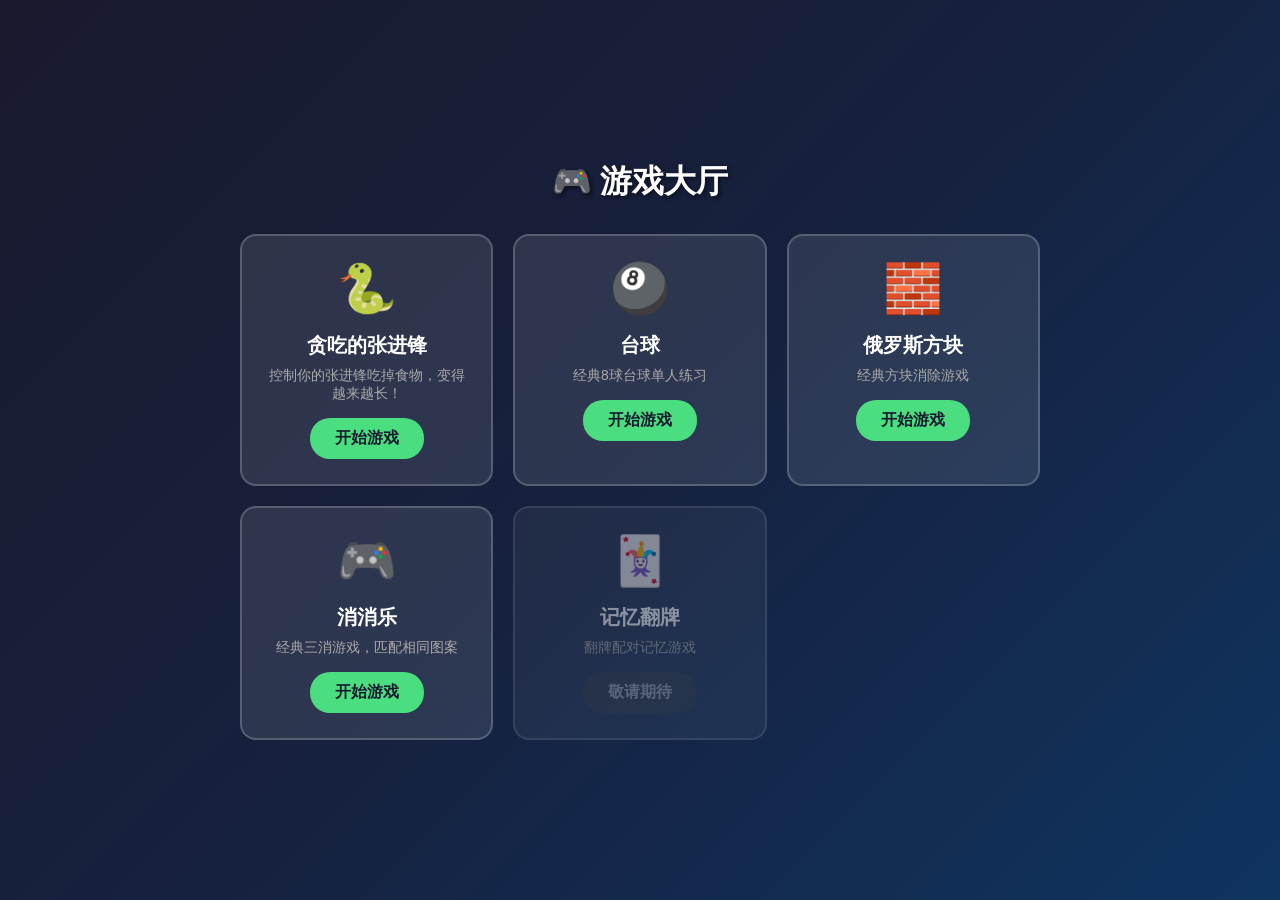
<file: index.html>
<!DOCTYPE html>
<html lang="zh-CN">
<head>
    <meta charset="UTF-8">
    <meta name="viewport" content="width=device-width, initial-scale=1.0, user-scalable=no">
    <title>游戏大厅 - 小游戏集合</title>
    <style>
        * {
            margin: 0;
            padding: 0;
            box-sizing: border-box;
        }
        
        body {
            font-family: 'Segoe UI', sans-serif;
            min-height: 100vh;
            display: flex;
            flex-direction: column;
            align-items: center;
            justify-content: center;
            padding: 20px;
            background: linear-gradient(135deg, #1a1a2e 0%, #16213e 50%, #0f3460 100%);
        }
        
        h1 {
            color: #fff;
            font-size: 32px;
            margin-bottom: 30px;
            text-align: center;
            text-shadow: 2px 2px 4px rgba(0,0,0,0.5);
        }
        
        .game-container {
            width: 100%;
            max-width: 800px;
        }
        
        .game-menu {
            display: grid;
            grid-template-columns: repeat(auto-fit, minmax(200px, 1fr));
            gap: 20px;
        }
        
        .game-card {
            background: rgba(255,255,255,0.1);
            border: 2px solid rgba(255,255,255,0.2);
            border-radius: 16px;
            padding: 25px;
            text-align: center;
            transition: all 0.3s;
            cursor: pointer;
            text-decoration: none;
            color: #fff;
        }
        
        .game-card:hover {
            transform: translateY(-5px);
            border-color: #4ade80;
            box-shadow: 0 10px 30px rgba(74,222,128,0.3);
        }
        
        .game-card.disabled {
            opacity: 0.5;
            cursor: not-allowed;
        }
        
        .game-card.disabled:hover {
            transform: none;
            border-color: rgba(255,255,255,0.2);
            box-shadow: none;
        }
        
        .game-icon {
            font-size: 48px;
            margin-bottom: 15px;
        }
        
        .game-card h3 {
            font-size: 20px;
            margin-bottom: 8px;
        }
        
        .game-card p {
            font-size: 14px;
            color: #aaa;
            margin-bottom: 15px;
        }
        
        .play-btn {
            display: inline-block;
            background: #4ade80;
            color: #1a1a2e;
            padding: 10px 25px;
            border-radius: 20px;
            font-weight: bold;
            transition: background 0.3s;
        }
        
        .game-card:hover .play-btn {
            background: #22c55e;
        }
        
        .coming-soon {
            display: inline-block;
            background: #374151;
            color: #9ca3af;
            padding: 10px 25px;
            border-radius: 20px;
            font-weight: bold;
        }
    </style>
</head>
<body>
    <h1>🎮 游戏大厅</h1>
    
    <div class="game-container">
        <div class="game-menu">
            <a href="snake.html" class="game-card">
                <div class="game-icon">🐍</div>
                <h3>贪吃的张进锋</h3>
                <p>控制你的张进锋吃掉食物，变得越来越长！</p>
                <span class="play-btn">开始游戏</span>
            </a>
            
            <a href="pool.html" class="game-card">
                <div class="game-icon">🎱</div>
                <h3>台球</h3>
                <p>经典8球台球单人练习</p>
                <span class="play-btn">开始游戏</span>
            </a>
            
            <a href="tetris.html" class="game-card">
                <div class="game-icon">🧱</div>
                <h3>俄罗斯方块</h3>
                <p>经典方块消除游戏</p>
                <span class="play-btn">开始游戏</span>
            </a>
            
            <a href="cutplay/menu.html" class="game-card">
                <div class="game-icon">🎮</div>
                <h3>消消乐</h3>
                <p>经典三消游戏，匹配相同图案</p>
                <span class="play-btn">开始游戏</span>
            </a>
            
            <div class="game-card disabled">
                <div class="game-icon">🃏</div>
                <h3>记忆翻牌</h3>
                <p>翻牌配对记忆游戏</p>
                <span class="coming-soon">敬请期待</span>
            </div>
        </div>
    </div>
</body>
</html>
</file>
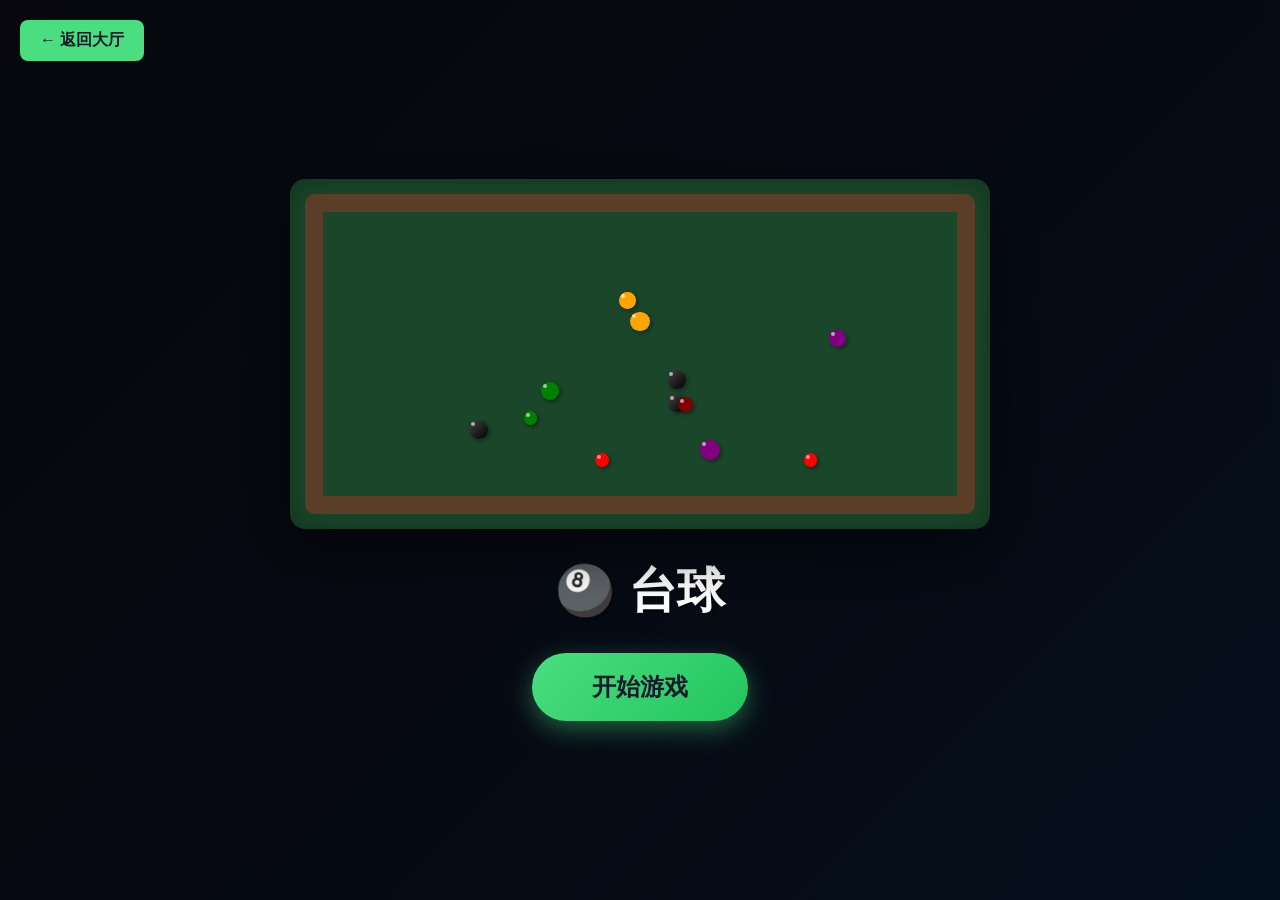
<file: pool.html>
<!DOCTYPE html>
<html lang="zh-CN">
<head>
    <meta charset="UTF-8">
    <meta name="viewport" content="width=device-width, initial-scale=1.0, user-scalable=no">
    <title>台球 - 单人练习</title>
    <style>
        * {
            margin: 0;
            padding: 0;
            box-sizing: border-box;
        }
        
        body {
            font-family: 'Segoe UI', sans-serif;
            background: linear-gradient(135deg, #1a1a2e 0%, #16213e 50%, #0f3460 100%);
            min-height: 100vh;
            display: flex;
            flex-direction: column;
            align-items: center;
            justify-content: center;
            padding: 10px;
            overflow: hidden;
        }
        
        /* 开始菜单 */
        #startMenu {
            position: fixed;
            inset: 0;
            display: flex;
            flex-direction: column;
            align-items: center;
            justify-content: center;
            background: rgba(0,0,0,0.7);
            z-index: 100;
        }
        
        #startMenu.hidden {
            display: none;
        }
        
        .menu-table {
            position: relative;
            width: 90%;
            max-width: 700px;
            aspect-ratio: 2;
            background: #1a472a;
            border-radius: 15px;
            box-shadow: 
                0 20px 60px rgba(0,0,0,0.6),
                inset 0 0 30px rgba(0,0,0,0.3);
            overflow: hidden;
            margin-bottom: 30px;
        }
        
        .menu-table::before {
            content: '';
            position: absolute;
            inset: 15px;
            border: 18px solid #5c3d28;
            border-radius: 10px;
            pointer-events: none;
        }
        
        .menu-ball {
            position: absolute;
            border-radius: 50%;
            box-shadow: 2px 2px 4px rgba(0,0,0,0.4);
        }
        
        .menu-ball::after {
            content: '';
            position: absolute;
            top: 2px;
            left: 2px;
            width: 4px;
            height: 4px;
            background: rgba(255,255,255,0.6);
            border-radius: 50%;
        }
        
        .menu-title {
            font-size: 48px;
            color: #fff;
            margin-bottom: 30px;
            text-shadow: 2px 2px 4px rgba(0,0,0,0.5);
        }
        
        .start-btn {
            background: linear-gradient(135deg, #4ade80, #22c55e);
            color: #1a1a2e;
            border: none;
            padding: 18px 60px;
            font-size: 24px;
            font-weight: bold;
            border-radius: 50px;
            cursor: pointer;
            box-shadow: 0 8px 25px rgba(74,222,128,0.4);
            transition: transform 0.3s, box-shadow 0.3s;
            -webkit-tap-highlight-color: transparent;
            touch-action: manipulation;
        }
        
        .start-btn:hover {
            transform: translateY(-3px);
            box-shadow: 0 12px 30px rgba(74,222,128,0.5);
        }
        
        .start-btn:active {
            transform: translateY(0);
        }
        
        .back-btn {
            position: fixed;
            top: 20px;
            left: 20px;
            background: #4ade80;
            color: #1a1a2e;
            padding: 10px 20px;
            border-radius: 8px;
            text-decoration: none;
            font-weight: bold;
            z-index: 200;
        }
        
        /* 设备选择界面 */
        .device-select {
            display: none;
            position: fixed;
            inset: 0;
            background: linear-gradient(135deg, #1a1a2e 0%, #16213e 50%, #0f3460 100%);
            z-index: 150;
            flex-direction: column;
            align-items: center;
            justify-content: center;
            padding: 20px;
        }
        
        .device-select.show {
            display: flex;
        }
        
        .device-btn {
            background: rgba(255,255,255,0.1);
            border: 2px solid rgba(255,255,255,0.3);
            border-radius: 16px;
            padding: 30px 40px;
            color: #fff;
            cursor: pointer;
            transition: all 0.3s;
            display: flex;
            flex-direction: column;
            align-items: center;
            gap: 10px;
            font-size: 18px;
        }
        
        .device-btn:hover {
            background: rgba(74,222,128,0.2);
            border-color: #4ade80;
            transform: translateY(-5px);
        }
        
        .game-ui {
            display: none;
        }
        
        .game-ui.active {
            display: block;
        }
        
        /* 手机横屏模式 */
        @media (orientation: landscape) and (max-height: 600px) {
            body {
                padding: 5px;
                justify-content: center;
            }
            
            h1 {
                font-size: 16px;
                margin-bottom: 5px;
            }
            
            .info-bar {
                gap: 15px;
                margin-bottom: 5px;
                font-size: 12px;
            }
            
            .info-bar span {
                padding: 4px 10px;
            }
            
            .tips {
                font-size: 11px;
                margin-top: 5px;
            }
            
            .power-indicator {
                width: 150px;
                height: 12px;
                margin-top: 5px;
            }
            
            #gameCanvas {
                max-width: calc(100vw - 20px);
                max-height: calc(100vh - 80px);
            }
        }
        
        /* 设备选择界面 */
        .device-select {
            color: #fff;
            margin-bottom: 15px;
            font-size: 28px;
        }
        
        .info-bar {
            display: flex;
            gap: 30px;
            margin-bottom: 15px;
            color: #fff;
            font-size: 18px;
            flex-wrap: wrap;
            justify-content: center;
        }
        
        .info-bar span {
            background: rgba(255,255,255,0.1);
            padding: 8px 20px;
            border-radius: 8px;
        }
        
        #gameCanvas {
            background: #1a472a;
            border-radius: 12px;
            box-shadow: 0 10px 40px rgba(0,0,0,0.5);
            cursor: crosshair;
            touch-action: none;
            display: block;
            margin: 0 auto;
        }
        
        .tips {
            color: #888;
            margin-top: 15px;
            font-size: 14px;
        }
        
        .power-indicator {
            width: 300px;
            height: 20px;
            background: #333;
            border-radius: 10px;
            overflow: hidden;
            margin-top: 15px;
        }
        
        .power-fill {
            height: 100%;
            width: 0%;
            background: linear-gradient(90deg, #4ade80, #f59e0b, #ef4444);
            transition: width 0.05s;
        }
    </style>
</head>
<body>
    <!-- 开始菜单 -->
    <div id="startMenu">
        <div class="menu-table" id="menuTable">
            <!-- JS生成散落小球 -->
        </div>
        <h1 class="menu-title">🎱 台球</h1>
        <button class="start-btn" id="startBtn" onclick="showDeviceSelect()">开始游戏</button>
    </div>
    
    <!-- 设备选择界面 -->
    <div id="deviceSelect" class="device-select">
        <h2 style="color:#fff; margin-bottom:30px;">请选择您的设备</h2>
        <div style="display:flex; gap:30px; flex-wrap:wrap; justify-content:center;">
            <button class="device-btn" id="btn-pc">
                <span style="font-size:48px;">💻</span>
                <span>电脑</span>
            </button>
            <button class="device-btn" id="btn-mobile">
                <span style="font-size:48px;">📱</span>
                <span>手机</span>
            </button>
        </div>
    </div>
    
    <a href="index.html" class="back-btn">← 返回大厅</a>
    
    <!-- 游戏界面 -->
    <div class="game-ui" id="gameUI">
        <h1>🎱 台球单人练习</h1>
        
        <div class="info-bar">
            <span>得分: <b id="score">0</b></span>
            <span id="statusText">目标: 打进所有球</span>
            <button id="backBtn" onclick="backToMenu()" style="display:none; padding:8px 16px; background:#4ade80; border:none; border-radius:6px; cursor:pointer; font-weight:bold;">重新开始</button>
        </div>
        
        <canvas id="gameCanvas"></canvas>
        
        <div class="power-indicator">
            <div class="power-fill" id="powerFill"></div>
        </div>
        
        <p class="tips">拖动鼠标/手指瞄准，松开击球</p>
    </div>

    <script>
        // 生成菜单页散落小球
        function createMenuBalls() {
            // 移动端触摸支持
            document.getElementById('startBtn').addEventListener('touchstart', function(e) {
                e.preventDefault();
                showDeviceSelect();
            });
            
            document.getElementById('startBtn').addEventListener('click', function() {
                showDeviceSelect();
            });
            
            // 电脑/手机按钮事件 - 同时支持点击和触摸
            const btnPc = document.getElementById('btn-pc');
            const btnMobile = document.getElementById('btn-mobile');
            
            btnPc.addEventListener('click', function(e) { 
                e.preventDefault();
                startGame('pc'); 
            });
            btnPc.addEventListener('touchstart', function(e) { 
                e.preventDefault();
                e.stopPropagation();
                startGame('pc'); 
            });
            
            btnMobile.addEventListener('click', function(e) { 
                e.preventDefault();
                startGame('mobile'); 
            });
            btnMobile.addEventListener('touchstart', function(e) { 
                e.preventDefault();
                e.stopPropagation();
                startGame('mobile'); 
            });
            
            const table = document.getElementById('menuTable');
            const colors = ['#FFD700', '#0000FF', '#FF0000', '#800080', '#FFA500', '#008000', '#800000', '#000000'];
            
            for (let i = 0; i < 12; i++) {
                const ball = document.createElement('div');
                ball.className = 'menu-ball';
                
                const left = 20 + Math.random() * 60;
                const top = 20 + Math.random() * 60;
                const size = 12 + Math.random() * 8;
                const color = colors[Math.floor(Math.random() * colors.length)];
                
                ball.style.left = left + '%';
                ball.style.top = top + '%';
                ball.style.width = size + 'px';
                ball.style.height = size + 'px';
                ball.style.background = color === '#000000' ? 'linear-gradient(135deg, #444, #000)' : color;
                
                table.appendChild(ball);
            }
        }
        
        createMenuBalls();
        
        // ========== 游戏代码 ==========
        
        const canvas = document.getElementById('gameCanvas');
        const ctx = canvas.getContext('2d');
        
        // 配置 - 根据画布动态计算
        const FRICTION = 0.978;
        const MIN_VELOCITY = 0.08;
        
        function getTableMargin() { return canvas.width * 0.08; }
        function getPocketRadius() { return canvas.width * 0.065; }
        
        // 球颜色
        const BALL_COLORS = {
            1: '#FFD700', 2: '#0000FF', 3: '#FF0000', 4: '#800080',
            5: '#FFA500', 6: '#008000', 7: '#800000', 8: '#000000',
            9: '#FFD700', 10: '#0000FF', 11: '#FF0000', 12: '#800080',
            13: '#FFA500', 14: '#008000', 15: '#800000'
        };
        
        let balls = [];
        let cueBall = null;
        let isDragging = false;
        let dragStart = { x: 0, y: 0 };
        let dragEnd = { x: 0, y: 0 };
        let power = 0;
        let score = 0;
        let isFreeBall = false;
        let cueBallPocketed = false;
        
        // 游戏状态
        let gameStarted = false;
        
        // 设置画布大小
        function resize() {
            const isLandscape = window.innerWidth > window.innerHeight;
            
            // 始终保持竖桌（宽 < 高），适应各种屏幕
            if (isLandscape) {
                // 横屏模式 - 竖桌居中，占满屏幕
                const maxHeight = window.innerHeight * 0.9;
                const maxWidth = window.innerWidth * 0.95;
                
                // 竖桌比例 1:2 (宽:高 = 0.5)
                // 先以高度为主
                canvas.height = maxHeight;
                canvas.width = canvas.height * 0.5;
                
                // 如果宽度超了，就以宽度为主
                if (canvas.width > maxWidth) {
                    canvas.width = maxWidth;
                    canvas.height = canvas.width * 2;
                }
                
                // 球大小：球桌宽度的 1/25
                BALL_RADIUS = canvas.width / 25;
            } else {
                // 竖屏模式
                const maxH = window.innerHeight * 0.6;
                const maxW = window.innerWidth - 20;
                
                canvas.height = Math.min(maxH, maxW * 2);
                canvas.width = canvas.height * 0.5;
                
                // 球大小
                BALL_RADIUS = canvas.width / 25;
            }
        }
        
        resize();
        window.addEventListener('resize', resize);
        
        // 球袋位置 - 竖桌但球袋在左右两侧（横桌布局旋转90度）
        function getPockets() {
            const m = getTableMargin();
            return [
                { x: m, y: m },  // 左上角
                { x: m, y: canvas.height / 2 },  // 左边中间
                { x: m, y: canvas.height - m },  // 左下角
                { x: canvas.width - m, y: m },  // 右上角
                { x: canvas.width - m, y: canvas.height / 2 },  // 右边中间
                { x: canvas.width - m, y: canvas.height - m }  // 右下角
            ];
        }
        
        // 球类
        class Ball {
            constructor(x, y, num) {
                this.x = x;
                this.y = y;
                this.vx = 0;
                this.vy = 0;
                this.num = num;
                this.radius = BALL_RADIUS;
                this.pocketed = false;
            }
            
            update() {
                if (this.pocketed) return;
                
                this.x += this.vx;
                this.y += this.vy;
                
                this.vx *= FRICTION;
                this.vy *= FRICTION;
                
                if (Math.abs(this.vx) < MIN_VELOCITY) this.vx = 0;
                if (Math.abs(this.vy) < MIN_VELOCITY) this.vy = 0;
                
                const margin = getTableMargin() + this.radius;
                if (this.x < margin) { this.x = margin; this.vx = -this.vx * 0.85; }
                if (this.x > canvas.width - margin) { this.x = canvas.width - margin; this.vx = -this.vx * 0.85; }
                if (this.y < margin) { this.y = margin; this.vy = -this.vy * 0.85; }
                if (this.y > canvas.height - margin) { this.y = canvas.height - margin; this.vy = -this.vy * 0.85; }
                
                const pockets = getPockets();
                for (const p of pockets) {
                    const dist = Math.hypot(this.x - p.x, this.y - p.y);
                    if (dist < getPocketRadius() + 4) {
                        this.pocketed = true;
                        this.vx = 0;
                        this.vy = 0;
                        
                        if (this.num === 0) {
                            cueBallPocketed = true;
                        } else if (this.num !== 8 && this.num !== 0) {
                            score += 10;
                            document.getElementById('score').textContent = score;
                        }
                    }
                }
            }
            
            draw() {
                if (this.pocketed) return;
                
                let color;
                if (this.num === 0) {
                    color = '#ffffff';
                } else if (this.num === 8) {
                    color = '#000000';
                } else {
                    color = BALL_COLORS[this.num] || '#ff0000';
                }
                
                // 绘制球的阴影
                ctx.beginPath();
                ctx.arc(this.x + 2, this.y + 2, this.radius, 0, Math.PI * 2);
                ctx.fillStyle = 'rgba(0,0,0,0.3)';
                ctx.fill();
                
                // 绘制球体
                ctx.beginPath();
                ctx.arc(this.x, this.y, this.radius, 0, Math.PI * 2);
                ctx.fillStyle = color;
                ctx.fill();
                
                // 绘制球的高光
                ctx.beginPath();
                ctx.arc(this.x - this.radius * 0.3, this.y - this.radius * 0.3, this.radius * 0.3, 0, Math.PI * 2);
                ctx.fillStyle = 'rgba(255,255,255,0.4)';
                ctx.fill();
                
                // 绘制球号
                if (this.num > 0) {
                    ctx.fillStyle = this.num === 8 ? '#fff' : '#000';
                    ctx.font = 'bold ' + (this.radius * 0.8) + 'px Arial';
                    ctx.textAlign = 'center';
                    ctx.textBaseline = 'middle';
                    ctx.fillText(this.num, this.x, this.y);
                }
            }
            
            isMoving() {
                return Math.abs(this.vx) > MIN_VELOCITY || Math.abs(this.vy) > MIN_VELOCITY;
            }
        }
        
        function lighten(color, percent) {
            const num = parseInt(color.replace('#', ''), 16);
            const amt = Math.round(2.55 * percent);
            const R = Math.min(255, (num >> 16) + amt);
            const G = Math.min(255, ((num >> 8) & 0xff) + amt);
            const B = Math.min(255, (num & 0xff) + amt);
            return '#' + (0x1000000 + R * 0x10000 + G * 0x100 + B).toString(16).slice(1);
        }
        
        function initBalls() {
            balls = [];
            
            // 竖桌布局：白球在下部居中，球堆在上部
            cueBall = new Ball(canvas.width / 2, canvas.height * 0.75, 0);
            balls.push(cueBall);
            
            const startX = canvas.width / 2;
            const startY = canvas.height * 0.25;
            const gap = BALL_RADIUS * 2.1;
            
            const order = [1, 9, 2, 10, 8, 3, 11, 4, 12, 5, 13, 6, 14, 7, 15];
            let idx = 0;
            
            // 三角形球堆（顶点朝上）
            for (let row = 0; row < 5; row++) {
                for (let col = 0; col <= row; col++) {
                    const x = startX + (col - row / 2) * gap;
                    const y = startY + row * gap * 0.866;
                    balls.push(new Ball(x, y, order[idx]));
                    idx++;
                }
            }
        }
        
        function checkCollisions() {
            for (let i = 0; i < balls.length; i++) {
                for (let j = i + 1; j < balls.length; j++) {
                    const b1 = balls[i];
                    const b2 = balls[j];
                    if (b1.pocketed || b2.pocketed) continue;
                    
                    const dx = b2.x - b1.x;
                    const dy = b2.y - b1.y;
                    const dist = Math.hypot(dx, dy);
                    
                    if (dist < BALL_RADIUS * 2 && dist > 0) {
                        const overlap = BALL_RADIUS * 2 - dist;
                        const nx = dx / dist;
                        const ny = dy / dist;
                        
                        b1.x -= overlap * nx * 0.5;
                        b1.y -= overlap * ny * 0.5;
                        b2.x += overlap * nx * 0.5;
                        b2.y += overlap * ny * 0.5;
                        
                        const dvx = b1.vx - b2.vx;
                        const dvy = b1.vy - b2.vy;
                        const dot = dvx * nx + dvy * ny;
                        
                        if (dot > 0) {
                            const elasticity = 0.95;
                            b1.vx -= dot * nx * elasticity;
                            b1.vy -= dot * ny * elasticity;
                            b2.vx += dot * nx * elasticity;
                            b2.vy += dot * ny * elasticity;
                        }
                    }
                }
            }
        }
        
        function drawTable() {
            const margin = 15;
            
            ctx.fillStyle = '#4a3020';
            ctx.fillRect(0, 0, canvas.width, canvas.height);
            
            ctx.fillStyle = '#5c3d28';
            ctx.fillRect(margin, margin, canvas.width - margin * 2, canvas.height - margin * 2);
            
            const innerMargin = margin + 8;
            ctx.fillStyle = '#1a5c32';
            ctx.fillRect(innerMargin, innerMargin, canvas.width - innerMargin * 2, canvas.height - innerMargin * 2);
            
            ctx.fillStyle = 'rgba(0,0,0,0.02)';
            for (let i = 0; i < 80; i++) {
                ctx.beginPath();
                ctx.arc(
                    innerMargin + Math.random() * (canvas.width - innerMargin * 2),
                    innerMargin + Math.random() * (canvas.height - innerMargin * 2),
                    1, 0, Math.PI * 2
                );
                ctx.fill();
            }
            
            ctx.strokeStyle = 'rgba(255,255,255,0.12)';
            ctx.lineWidth = 1;
            ctx.setLineDash([6, 6]);
            // 竖桌：开球线在下方1/4处（水平线）
            ctx.beginPath();
            ctx.moveTo(innerMargin + 5, canvas.height * 0.75);
            ctx.lineTo(canvas.width - innerMargin - 5, canvas.height * 0.75);
            ctx.stroke();
            ctx.setLineDash([]);
            
            const pockets = getPockets();
            for (const p of pockets) {
                const pr = getPocketRadius();
                const pocketGrad = ctx.createRadialGradient(p.x, p.y, 5, p.x, p.y, pr + 5);
                pocketGrad.addColorStop(0, '#000');
                pocketGrad.addColorStop(1, 'rgba(0,0,0,0)');
                ctx.fillStyle = pocketGrad;
                ctx.beginPath();
                ctx.arc(p.x, p.y, pr + 5, 0, Math.PI * 2);
                ctx.fill();
                
                ctx.fillStyle = '#0a0a0a';
                ctx.beginPath();
                ctx.arc(p.x, p.y, pr, 0, Math.PI * 2);
                ctx.fill();
                
                ctx.strokeStyle = '#333';
                ctx.lineWidth = 1;
                ctx.beginPath();
                ctx.arc(p.x, p.y, pr - 2, 0, Math.PI * 2);
                ctx.stroke();
            }
        }
        
        function drawCue() {
            if (!cueBall || cueBall.pocketed) return;
            
            if (isFreeBall) return;
            
            if (!balls.every(b => !b.isMoving())) return;
            
            const dx = dragStart.x - dragEnd.x;
            const dy = dragStart.y - dragEnd.y;
            const angle = Math.atan2(dy, dx);
            const dist = Math.hypot(dx, dy);
            power = Math.min(dist / 200, 1);
            
            if (!isDragging) return;
            
            drawTrajectory(angle);
            
            ctx.save();
            ctx.translate(cueBall.x, cueBall.y);
            ctx.rotate(angle);
            
            const lineStart = 15;
            let lineEnd = Math.max(canvas.width, canvas.height) * 2;
            
            for (const b of balls) {
                if (b === cueBall || b.pocketed) continue;
                
                const bx = b.x - cueBall.x;
                const by = b.y - cueBall.y;
                const proj = bx * Math.cos(angle) + by * Math.sin(angle);
                
                if (proj > 0) {
                    const perp = Math.abs(bx * (-Math.sin(angle)) + by * Math.cos(angle));
                    
                    if (perp < BALL_RADIUS * 2) {
                        const collisionDist = proj - Math.sqrt(BALL_RADIUS * 2 * BALL_RADIUS * 2 - perp * perp);
                        if (collisionDist > 0 && collisionDist < lineEnd - lineStart) {
                            lineEnd = collisionDist + lineStart;
                        }
                    }
                }
            }
            
            const margin = 20;
            const bounds = [
                -cueBall.x / Math.cos(angle),
                (canvas.width - margin - cueBall.x) / Math.cos(angle),
                -cueBall.y / Math.sin(angle),
                (canvas.height - margin - cueBall.y) / Math.sin(angle)
            ];
            
            for (const b of bounds) {
                if (isFinite(b) && b > 0 && b < lineEnd) {
                    lineEnd = b;
                }
            }
            
            ctx.beginPath();
            ctx.moveTo(lineStart, 0);
            ctx.lineTo(lineEnd, 0);
            ctx.strokeStyle = 'rgba(255,255,255,0.5)';
            ctx.lineWidth = 2;
            ctx.setLineDash([10, 10]);
            ctx.stroke();
            ctx.setLineDash([]);
            
            ctx.restore();
            
            ctx.save();
            ctx.translate(cueBall.x, cueBall.y);
            ctx.rotate(angle + Math.PI);
            
            const cueDist = 20 + power * 30;
            
            ctx.beginPath();
            ctx.moveTo(cueDist, 5);
            ctx.lineTo(cueDist + 180, 5);
            ctx.strokeStyle = 'rgba(0,0,0,0.3)';
            ctx.lineWidth = 8;
            ctx.stroke();
            
            const grad = ctx.createLinearGradient(cueDist, -3, cueDist + 180, -3);
            grad.addColorStop(0, '#8B4513');
            grad.addColorStop(0.1, '#D2691E');
            grad.addColorStop(0.9, '#8B4513');
            grad.addColorStop(1, '#4a2c0a');
            
            ctx.beginPath();
            ctx.moveTo(cueDist, -3);
            ctx.lineTo(cueDist + 180, -3);
            ctx.strokeStyle = grad;
            ctx.lineWidth = 5;
            ctx.stroke();
            
            ctx.beginPath();
            ctx.arc(cueDist, 0, 4, 0, Math.PI * 2);
            ctx.fillStyle = '#4ade80';
            ctx.fill();
            
            ctx.restore();
            
            document.getElementById('powerFill').style.width = (power * 100) + '%';
        }
        
        function drawTrajectory(angle) {
            let targetBall = null;
            let collisionPoint = null;
            
            for (const b of balls) {
                if (b === cueBall || b.pocketed) continue;
                
                const bx = b.x - cueBall.x;
                const by = b.y - cueBall.y;
                const proj = bx * Math.cos(angle) + by * Math.sin(angle);
                
                if (proj > 0) {
                    const perp = Math.abs(bx * (-Math.sin(angle)) + by * Math.cos(angle));
                    
                    if (perp < BALL_RADIUS * 2) {
                        const collisionDist = proj - Math.sqrt(BALL_RADIUS * 2 * BALL_RADIUS * 2 - perp * perp);
                        if (collisionDist > 0) {
                            targetBall = b;
                            collisionPoint = {
                                x: cueBall.x + Math.cos(angle) * collisionDist,
                                y: cueBall.y + Math.sin(angle) * collisionDist
                            };
                            break;
                        }
                    }
                }
            }
            
            if (!targetBall || !collisionPoint) return;
            
            const dx = targetBall.x - collisionPoint.x;
            const dy = targetBall.y - collisionPoint.y;
            const targetAngle = Math.atan2(dy, dx);
            
            const speed = power * 12;
            
            let x = targetBall.x;
            let y = targetBall.y;
            let vx = Math.cos(targetAngle) * speed;
            let vy = Math.sin(targetAngle) * speed;
            
            const margin = 20 + BALL_RADIUS;
            const friction = 0.978;
            const maxSteps = 50;
            
            ctx.beginPath();
            ctx.moveTo(x, y);
            
            for (let i = 0; i < maxSteps; i++) {
                x += vx;
                y += vy;
                
                vx *= friction;
                vy *= friction;
                
                if (x < margin) { x = margin; vx = -vx * 0.85; }
                if (x > canvas.width - margin) { x = canvas.width - margin; vx = -vx * 0.85; }
                if (y < margin) { y = margin; vy = -vy * 0.85; }
                if (y > canvas.height - margin) { y = canvas.height - margin; vy = -vy * 0.85; }
                
                if (Math.hypot(vx, vy) < 0.5) break;
                
                ctx.lineTo(x, y);
            }
            
            ctx.strokeStyle = 'rgba(255, 165, 0, 0.7)';
            ctx.lineWidth = 3;
            ctx.stroke();
            
            ctx.beginPath();
            ctx.arc(x, y, 5, 0, Math.PI * 2);
            ctx.fillStyle = 'rgba(255, 165, 0, 0.5)';
            ctx.fill();
        }
        
        function loop() {
            // 如果游戏未开始，不绘制
            if (!gameStarted) {
                requestAnimationFrame(loop);
                return;
            }
            
            for (const b of balls) b.update();
            checkCollisions();
            
            if (cueBallPocketed && !isFreeBall) {
                isFreeBall = true;
                cueBall.pocketed = true;
                document.getElementById('statusText').innerHTML = '<span style="color:#f59e0b">⚠️ 白球进袋！点击任意位置放置白球</span>';
            }
            
            const coloredBallsLeft = balls.filter(b => b.num !== 0 && b.num !== 8 && !b.pocketed).length;
            if (coloredBallsLeft === 0 && !cueBall.pocketed) {
                const eightBall = balls.find(b => b.num === 8);
                if (eightBall && !eightBall.pocketed) {
                    document.getElementById('statusText').innerHTML = '<span style="color:#22c55e">🎉 可以打黑八了！</span>';
                }
            }
            
            const eightBall = balls.find(b => b.num === 8);
            if (eightBall && eightBall.pocketed) {
                document.getElementById('statusText').innerHTML = '<span style="color:#4ade80">🎊 恭喜通关！</span>';
                showBackButton();
            }
            
            const allPocketed = balls.every(b => b.pocketed);
            if (allPocketed) {
                document.getElementById('statusText').innerHTML = '<span style="color:#4ade80">🎊 恭喜通关！</span>';
                showBackButton();
            }
            
            drawTable();
            
            if (isFreeBall) {
                drawFreeBallPreview();
            }
            
            for (const b of balls) b.draw();
            drawCue();
            
            requestAnimationFrame(loop);
        }
        
        function drawFreeBallPreview() {
            if (!isFreeBall) return;
            
            ctx.fillStyle = 'rgba(74, 222, 128, 0.3)';
            const margin = getTableMargin();
            const cols = Math.floor((canvas.width - margin * 2) / (BALL_RADIUS * 4));
            const rows = Math.floor((canvas.height - margin * 2) / (BALL_RADIUS * 4));
            
            for (let i = 0; i < cols; i++) {
                for (let j = 0; j < rows; j++) {
                    const x = margin + i * BALL_RADIUS * 4 + BALL_RADIUS * 2;
                    const y = margin + j * BALL_RADIUS * 4 + BALL_RADIUS * 2;
                    
                    let canPlace = true;
                    for (const b of balls) {
                        if (b === cueBall || b.pocketed) continue;
                        if (Math.hypot(b.x - x, b.y - y) < BALL_RADIUS * 2.5) {
                            canPlace = false;
                            break;
                        }
                    }
                    
                    if (canPlace) {
                        ctx.beginPath();
                        ctx.arc(x, y, BALL_RADIUS * 0.5, 0, Math.PI * 2);
                        ctx.fill();
                    }
                }
            }
        }
        
        function getPos(e) {
            const rect = canvas.getBoundingClientRect();
            const scaleX = canvas.width / rect.width;
            const scaleY = canvas.height / rect.height;
            
            if (e.touches && e.touches.length > 0) {
                return {
                    x: (e.touches[0].clientX - rect.left) * scaleX,
                    y: (e.touches[0].clientY - rect.top) * scaleY
                };
            } else if (e.changedTouches && e.changedTouches.length > 0) {
                return {
                    x: (e.changedTouches[0].clientX - rect.left) * scaleX,
                    y: (e.changedTouches[0].clientY - rect.top) * scaleY
                };
            }
            return {
                x: (e.clientX - rect.left) * scaleX,
                y: (e.clientY - rect.top) * scaleY
            };
        }
        
        function onStart(e) {
            e.preventDefault();
            
            if (isFreeBall) {
                const pos = getPos(e);
                placeCueBall(pos.x, pos.y);
                return;
            }
            
            const allStopped = balls.every(b => !b.isMoving());
            if (!allStopped || cueBall.pocketed) return;
            
            isDragging = true;
            const pos = getPos(e);
            dragStart = pos;
            dragEnd = pos;
        }
        
        function placeCueBall(x, y) {
            const margin = getTableMargin() + BALL_RADIUS;
            
            x = Math.max(margin, Math.min(canvas.width - margin, x));
            y = Math.max(margin, Math.min(canvas.height - margin, y));
            
            let canPlace = true;
            for (const b of balls) {
                if (b === cueBall || b.pocketed) continue;
                if (Math.hypot(b.x - x, b.y - y) < BALL_RADIUS * 2.2) {
                    canPlace = false;
                    const offsets = [[30,0], [-30,0], [0,30], [0,-30], [20,20], [-20,-20], [20,-20], [-20,20]];
                    for (const [ox, oy] of offsets) {
                        const nx = x + ox;
                        const ny = y + oy;
                        if (nx > margin && nx < canvas.width - margin && ny > margin && ny < canvas.height - margin) {
                            let ok = true;
                            for (const b2 of balls) {
                                if (b2 === cueBall || b2.pocketed) continue;
                                if (Math.hypot(b2.x - nx, b2.y - ny) < BALL_RADIUS * 2.2) {
                                    ok = false;
                                    break;
                                }
                            }
                            if (ok) {
                                x = nx;
                                y = ny;
                                canPlace = true;
                                break;
                            }
                        }
                    }
                    break;
                }
            }
            
            if (canPlace) {
                cueBall.x = x;
                cueBall.y = y;
                cueBall.vx = 0;
                cueBall.vy = 0;
                cueBall.pocketed = false;
                cueBallPocketed = false;
                isFreeBall = false;
                document.getElementById('statusText').textContent = '目标: 打进所有球';
            }
        }
        
        function onMove(e) {
            e.preventDefault();
            if (!isDragging) return;
            dragEnd = getPos(e);
        }
        
        function onEnd(e) {
            e.preventDefault();
            if (!isDragging) return;
            isDragging = false;
            
            if (power > 0.05) {
                const dx = dragStart.x - dragEnd.x;
                const dy = dragStart.y - dragEnd.y;
                const angle = Math.atan2(dy, dx);
                
                cueBall.vx = Math.cos(angle) * power * 18;
                cueBall.vy = Math.sin(angle) * power * 18;
            }
            
            power = 0;
            document.getElementById('powerFill').style.width = '0%';
        }
        
        canvas.addEventListener('mousedown', onStart);
        canvas.addEventListener('touchstart', onStart, { passive: false });
        
        document.addEventListener('mousemove', onMove, { passive: false });
        document.addEventListener('touchmove', onMove, { passive: false });
        document.addEventListener('mouseup', onEnd);
        document.addEventListener('touchend', onEnd);
        
        function showBackButton() {
            document.getElementById('backBtn').style.display = 'inline-block';
        }
        
        function backToMenu() {
            gameStarted = false;
            document.getElementById('startMenu').classList.remove('hidden');
            document.getElementById('gameUI').classList.remove('active');
            // 重置分数
            score = 0;
            document.getElementById('score').textContent = '0';
            document.getElementById('statusText').textContent = '目标: 打进所有球';
        }
        
        // 显示设备选择界面
        function showDeviceSelect() {
            document.getElementById('startMenu').classList.add('hidden');
            document.getElementById('deviceSelect').classList.add('show');
        }
        
        function startGame(deviceType) {
            console.log('startGame called with:', deviceType);
            document.getElementById('deviceSelect').classList.remove('show');
            document.getElementById('deviceSelect').style.display = 'none';
            document.getElementById('gameUI').classList.add('active');
            document.getElementById('gameUI').style.display = 'block';
            
            // 如果是手机模式，添加对应class
            if (deviceType === 'mobile') {
                document.body.classList.add('mobile-mode');
            } else {
                document.body.classList.remove('mobile-mode');
            }
            
            // 延迟一下再调整画布
            setTimeout(function() {
                resize();
            }, 100);
            
            // 初始化游戏
            initBalls();
            score = 0;
            isFreeBall = false;
            cueBallPocketed = false;
            gameStarted = true;
            document.getElementById('score').textContent = '0';
            document.getElementById('statusText').textContent = '目标: 打进所有球';
            document.getElementById('backBtn').style.display = 'inline-block';
            console.log('gameStarted set to true');
        }
        // 启动游戏循环
        loop();
    </script>
</body>
</html>
</file>
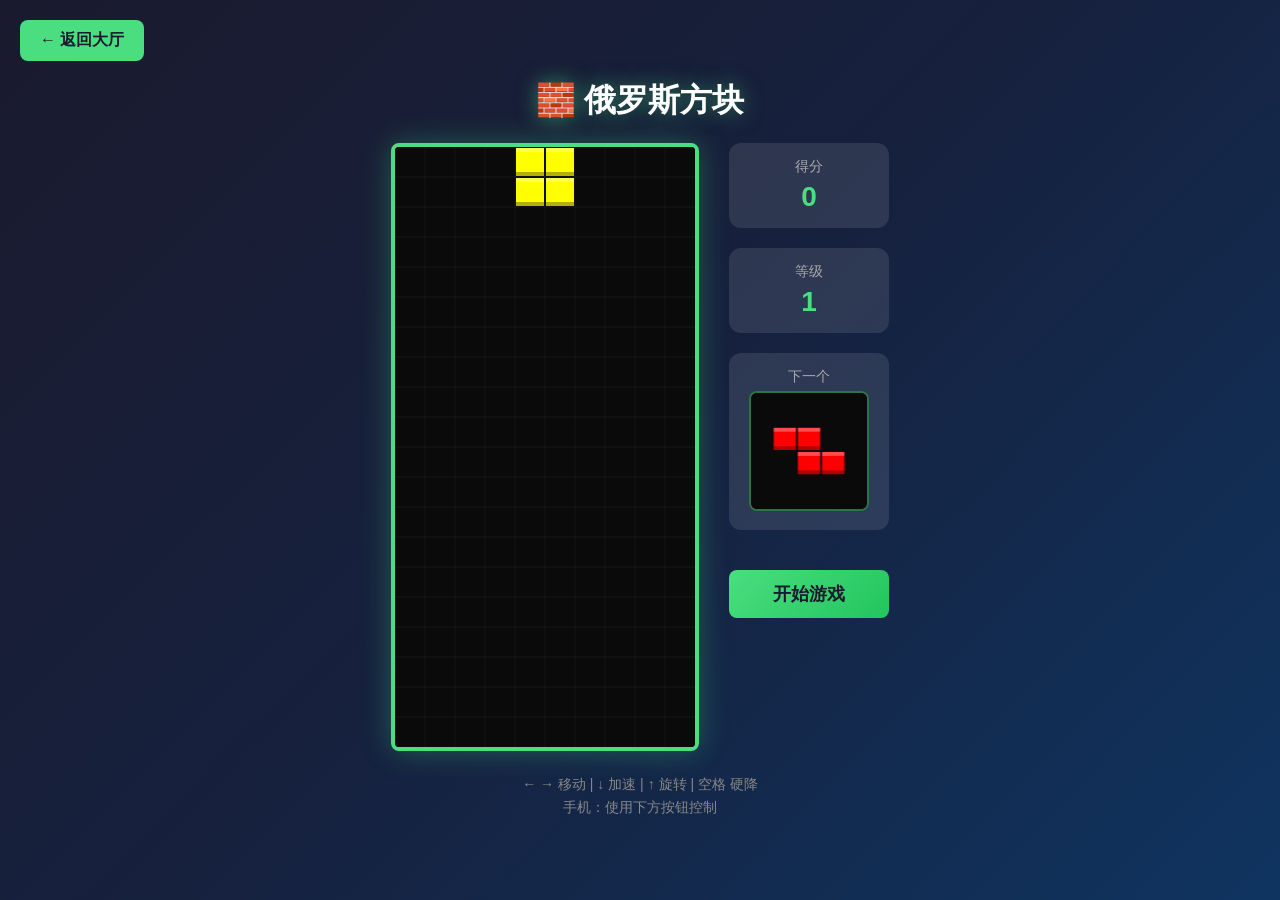
<file: tetris.html>
<!DOCTYPE html>
<html lang="zh-CN">
<head>
    <meta charset="UTF-8">
    <meta name="viewport" content="width=device-width, initial-scale=1.0, maximum-scale=1.0, user-scalable=no">
    <title>俄罗斯方块</title>
    <style>
        * {
            margin: 0;
            padding: 0;
            box-sizing: border-box;
        }
        
        body {
            background: linear-gradient(135deg, #1a1a2e 0%, #16213e 50%, #0f3460 100%);
            min-height: 100vh;
            display: flex;
            flex-direction: column;
            align-items: center;
            justify-content: center;
            font-family: 'Segoe UI', Tahoma, Geneva, Verdana, sans-serif;
            padding: 20px;
            overflow: hidden;
        }
        
        .back-btn {
            position: fixed;
            top: 20px;
            left: 20px;
            background: #4ade80;
            color: #1a1a2e;
            padding: 10px 20px;
            border-radius: 8px;
            text-decoration: none;
            font-weight: bold;
            z-index: 100;
        }
        
        h1 {
            color: #fff;
            margin-bottom: 20px;
            font-size: 32px;
            text-shadow: 0 0 20px rgba(74,222,128,0.5);
        }
        
        .game-container {
            display: flex;
            gap: 30px;
            align-items: flex-start;
            flex-wrap: wrap;
            justify-content: center;
        }
        
        #gameCanvas {
            background: #0a0a0a;
            border: 4px solid #4ade80;
            border-radius: 8px;
            box-shadow: 0 0 30px rgba(74,222,128,0.3);
        }
        
        .info-panel {
            display: flex;
            flex-direction: column;
            gap: 20px;
            min-width: 150px;
        }
        
        .info-box {
            background: rgba(255,255,255,0.1);
            border-radius: 12px;
            padding: 15px 20px;
            text-align: center;
        }
        
        .info-box .label {
            color: #aaa;
            font-size: 14px;
            margin-bottom: 5px;
        }
        
        .info-box .value {
            color: #4ade80;
            font-size: 28px;
            font-weight: bold;
        }
        
        .next-piece {
            width: 120px;
            height: 120px;
            background: #0a0a0a;
            border: 2px solid rgba(74,222,128,0.5);
            border-radius: 8px;
            margin: 0 auto;
        }
        
        .controls {
            margin-top: 20px;
            color: #888;
            font-size: 14px;
            text-align: center;
            max-width: 400px;
        }
        
        .controls p {
            margin: 5px 0;
        }
        
        .btn {
            background: linear-gradient(135deg, #4ade80 0%, #22c55e 100%);
            color: #1a1a2e;
            border: none;
            padding: 12px 30px;
            border-radius: 8px;
            font-size: 18px;
            font-weight: bold;
            cursor: pointer;
            margin-top: 20px;
            transition: transform 0.2s, box-shadow 0.2s;
        }
        
        .btn:hover {
            transform: translateY(-2px);
            box-shadow: 0 5px 20px rgba(74,222,128,0.4);
        }
        
        .game-over {
            position: fixed;
            inset: 0;
            background: rgba(0,0,0,0.9);
            display: none;
            flex-direction: column;
            align-items: center;
            justify-content: center;
            z-index: 200;
        }
        
        .game-over.show {
            display: flex;
        }
        
        .game-over h2 {
            color: #4ade80;
            font-size: 48px;
            margin-bottom: 20px;
        }
        
        .game-over .final-score {
            color: #fff;
            font-size: 24px;
            margin-bottom: 30px;
        }
        
        /* 手机控制按钮 */
        .mobile-controls {
            display: none;
            margin-top: 15px;
            gap: 8px;
        }
        
        @media (max-width: 768px) {
            .mobile-controls {
                display: flex;
                flex-wrap: wrap;
                justify-content: center;
            }
        }
        
        .control-btn {
            width: 60px;
            height: 60px;
            border-radius: 12px;
            border: none;
            background: rgba(74, 222, 128, 0.2);
            color: #4ade80;
            font-size: 24px;
            cursor: pointer;
            user-select: none;
            -webkit-tap-highlight-color: transparent;
            touch-action: manipulation;
        }
        
        .control-btn:active {
            background: rgba(74, 222, 128, 0.4);
            transform: scale(0.95);
        }
        
        .control-row {
            display: flex;
            gap: 8px;
            justify-content: center;
        }
        
        .control-btn.empty {
            visibility: hidden;
        }
    </style>
</head>
<body>
    <a href="index.html" class="back-btn">← 返回大厅</a>
    
    <h1>🧱 俄罗斯方块</h1>
    
    <div class="game-container">
        <canvas id="gameCanvas" width="300" height="600"></canvas>
        
        <div class="info-panel">
            <div class="info-box">
                <div class="label">得分</div>
                <div class="value" id="score">0</div>
            </div>
            
            <div class="info-box">
                <div class="label">等级</div>
                <div class="value" id="level">1</div>
            </div>
            
            <div class="info-box">
                <div class="label">下一个</div>
                <canvas id="nextCanvas" class="next-piece" width="120" height="120"></canvas>
            </div>
            
            <button class="btn" onclick="startGame()">开始游戏</button>
        </div>
    </div>
    
    <div class="controls">
        <p>← → 移动 | ↓ 加速 | ↑ 旋转 | 空格 硬降</p>
        <p>手机：使用下方按钮控制</p>
    </div>
    
    <!-- 手机控制按钮 -->
    <div class="mobile-controls">
        <div class="control-row">
            <button class="control-btn empty"></button>
            <button class="control-btn" onclick="rotatePiece()">↻</button>
            <button class="control-btn empty"></button>
        </div>
        <div class="control-row">
            <button class="control-btn" onclick="movePiece(-1)">←</button>
            <button class="control-btn" onclick="dropPiece()">↓</button>
            <button class="control-btn" onclick="movePiece(1)">→</button>
        </div>
    </div>
    
    <div class="game-over" id="gameOver">
        <h2>游戏结束!</h2>
        <div class="final-score">最终得分: <span id="finalScore">0</span></div>
        <button class="btn" onclick="resetGame()">再来一局</button>
    </div>

    <script>
        const canvas = document.getElementById('gameCanvas');
        const ctx = canvas.getContext('2d');
        const nextCanvas = document.getElementById('nextCanvas');
        const nextCtx = nextCanvas.getContext('2d');
        
        const COLS = 10;
        const ROWS = 20;
        const BLOCK_SIZE = 30;
        
        // 颜色定义
        const COLORS = [
            null,
            '#00f5ff', // I - 青色
            '#ffff00', // O - 黄色
            '#ff00ff', // T - 紫色
            '#00ff00', // S - 绿色
            '#ff0000', // Z - 红色
            '#0000ff', // J - 蓝色
            '#ff8800', // L - 橙色
        ];
        
        // 方块形状
        const SHAPES = [
            [],
            [[1,1,1,1]],                           // I
            [[1,1],[1,1]],                         // O
            [[0,1,0],[1,1,1]],                     // T
            [[0,1,1],[1,1,0]],                     // S
            [[1,1,0],[0,1,1]],                     // Z
            [[1,0,0],[1,1,1]],                     // J
            [[0,0,1],[1,1,1]],                     // L
        ];
        
        let board = [];
        let currentPiece = null;
        let nextPiece = null;
        let score = 0;
        let level = 1;
        let gameInterval = null;
        let gameRunning = false;
        let dropCounter = 0;
        let dropInterval = 1000;
        
        // 初始化棋盘
        function initBoard() {
            board = [];
            for (let r = 0; r < ROWS; r++) {
                board[r] = [];
                for (let c = 0; c < COLS; c++) {
                    board[r][c] = 0;
                }
            }
        }
        
        // 创建新方块
        function createPiece(type) {
            const piece = {
                type: type,
                shape: SHAPES[type].map(row => [...row]),
                x: Math.floor(COLS / 2) - Math.floor(SHAPES[type][0].length / 2),
                y: 0
            };
            return piece;
        }
        
        // 随机生成方块
        function randomPiece() {
            return createPiece(Math.floor(Math.random() * 7) + 1);
        }
        
        // 绘制方块
        function drawBlock(context, x, y, color, size = BLOCK_SIZE) {
            context.fillStyle = color;
            context.fillRect(x * size + 1, y * size + 1, size - 2, size - 2);
            
            // 添加3D效果
            context.fillStyle = 'rgba(255,255,255,0.3)';
            context.fillRect(x * size + 1, y * size + 1, size - 2, 4);
            context.fillStyle = 'rgba(0,0,0,0.3)';
            context.fillRect(x * size + 1, y * size + size - 5, size - 2, 4);
        }
        
        // 绘制游戏
        function draw() {
            ctx.fillStyle = '#0a0a0a';
            ctx.fillRect(0, 0, canvas.width, canvas.height);
            
            // 绘制已落下的方块
            for (let r = 0; r < ROWS; r++) {
                for (let c = 0; c < COLS; c++) {
                    if (board[r][c]) {
                        drawBlock(ctx, c, r, COLORS[board[r][c]]);
                    }
                }
            }
            
            // 绘制当前方块
            if (currentPiece) {
                for (let r = 0; r < currentPiece.shape.length; r++) {
                    for (let c = 0; c < currentPiece.shape[r].length; c++) {
                        if (currentPiece.shape[r][c]) {
                            drawBlock(ctx, currentPiece.x + c, currentPiece.y + r, COLORS[currentPiece.type]);
                        }
                    }
                }
            }
            
            // 绘制网格线
            ctx.strokeStyle = 'rgba(255,255,255,0.05)';
            ctx.lineWidth = 1;
            for (let c = 1; c < COLS; c++) {
                ctx.beginPath();
                ctx.moveTo(c * BLOCK_SIZE, 0);
                ctx.lineTo(c * BLOCK_SIZE, canvas.height);
                ctx.stroke();
            }
            for (let r = 1; r < ROWS; r++) {
                ctx.beginPath();
                ctx.moveTo(0, r * BLOCK_SIZE);
                ctx.lineTo(canvas.width, r * BLOCK_SIZE);
                ctx.stroke();
            }
        }
        
        // 绘制下一个方块
        function drawNext() {
            nextCtx.fillStyle = '#0a0a0a';
            nextCtx.fillRect(0, 0, nextCanvas.width, nextCanvas.height);
            
            if (nextPiece) {
                const shape = nextPiece.shape;
                const blockSize = 25;
                const offsetX = (nextCanvas.width - shape[0].length * blockSize) / 2 / blockSize;
                const offsetY = (nextCanvas.height - shape.length * blockSize) / 2 / blockSize;
                
                for (let r = 0; r < shape.length; r++) {
                    for (let c = 0; c < shape[r].length; c++) {
                        if (shape[r][c]) {
                            drawBlock(nextCtx, offsetX + c, offsetY + r, COLORS[nextPiece.type], blockSize);
                        }
                    }
                }
            }
        }
        
        // 检测碰撞
        function collide(piece, offsetX = 0, offsetY = 0) {
            for (let r = 0; r < piece.shape.length; r++) {
                for (let c = 0; c < piece.shape[r].length; c++) {
                    if (piece.shape[r][c]) {
                        const newX = piece.x + c + offsetX;
                        const newY = piece.y + r + offsetY;
                        
                        if (newX < 0 || newX >= COLS || newY >= ROWS) {
                            return true;
                        }
                        
                        if (newY >= 0 && board[newY][newX]) {
                            return true;
                        }
                    }
                }
            }
            return false;
        }
        
        // 合并方块到棋盘
        function merge() {
            for (let r = 0; r < currentPiece.shape.length; r++) {
                for (let c = 0; c < currentPiece.shape[r].length; c++) {
                    if (currentPiece.shape[r][c]) {
                        const y = currentPiece.y + r;
                        const x = currentPiece.x + c;
                        if (y >= 0) {
                            board[y][x] = currentPiece.type;
                        }
                    }
                }
            }
        }
        
        // 消除行
        function clearLines() {
            let lines = 0;
            
            for (let r = ROWS - 1; r >= 0; r--) {
                let full = true;
                for (let c = 0; c < COLS; c++) {
                    if (!board[r][c]) {
                        full = false;
                        break;
                    }
                }
                
                if (full) {
                    board.splice(r, 1);
                    board.unshift(new Array(COLS).fill(0));
                    lines++;
                    r++;
                }
            }
            
            if (lines > 0) {
                // 计分：1行100，2行300，3行500，4行800
                const points = [0, 100, 300, 500, 800];
                score += points[lines] * level;
                
                // 升级
                const newLevel = Math.floor(score / 1000) + 1;
                if (newLevel > level) {
                    level = newLevel;
                    dropInterval = Math.max(100, 1000 - (level - 1) * 100);
                }
                
                document.getElementById('score').textContent = score;
                document.getElementById('level').textContent = level;
            }
        }
        
        // 旋转方块
        function rotate() {
            const rotated = [];
            const shape = currentPiece.shape;
            
            for (let c = 0; c < shape[0].length; c++) {
                rotated[c] = [];
                for (let r = shape.length - 1; r >= 0; r--) {
                    rotated[c].push(shape[r][c]);
                }
            }
            
            const original = currentPiece.shape;
            currentPiece.shape = rotated;
            
            // 如果旋转后碰撞，退回
            if (collide(currentPiece)) {
                // 尝试左右移动
                if (!collide(currentPiece, -1, 0)) {
                    currentPiece.x -= 1;
                } else if (!collide(currentPiece, 1, 0)) {
                    currentPiece.x += 1;
                } else if (!collide(currentPiece, -2, 0)) {
                    currentPiece.x -= 2;
                } else if (!collide(currentPiece, 2, 0)) {
                    currentPiece.x += 2;
                } else {
                    currentPiece.shape = original;
                }
            }
        }
        
        // 移动方块
        function move(dir) {
            if (!collide(currentPiece, dir, 0)) {
                currentPiece.x += dir;
            }
        }
        
        // 手机按钮调用的函数
        function movePiece(dir) {
            if (!gameRunning) return;
            move(dir);
            draw();
        }
        
        function dropPiece() {
            if (!gameRunning) return;
            drop();
            draw();
        }
        
        function rotatePiece() {
            if (!gameRunning) return;
            rotate();
            draw();
        }
        
        // 软降
        function drop() {
            if (!collide(currentPiece, 0, 1)) {
                currentPiece.y++;
                score += 1;
            } else {
                lock();
            }
        }
        
        // 硬降
        function hardDrop() {
            while (!collide(currentPiece, 0, 1)) {
                currentPiece.y++;
                score += 2;
            }
            lock();
        }
        
        // 锁定方块
        function lock() {
            merge();
            clearLines();
            document.getElementById('score').textContent = score;
            
            // 生成下一个方块
            currentPiece = nextPiece;
            nextPiece = randomPiece();
            
            // 检查游戏结束（在生成新方块后检查）
            if (collide(currentPiece, 0, 0)) {
                gameOver();
                return;
            }
            
            drawNext();
        }
        
        // 游戏结束
        function gameOver() {
            gameRunning = false;
            clearInterval(gameInterval);
            document.getElementById('finalScore').textContent = score;
            document.getElementById('gameOver').classList.add('show');
        }
        
        // 游戏循环
        function gameLoop(time = 0) {
            if (!gameRunning) return;
            
            if (lastTime === 0) lastTime = time;
            
            dropCounter += time - lastTime;
            lastTime = time;
            
            if (dropCounter > dropInterval) {
                drop();
                dropCounter = 0;
            }
            
            draw();
            gameInterval = requestAnimationFrame(gameLoop);
        }
        
        let lastTime = 0;
        
        // 开始游戏
        function startGame() {
            if (gameRunning) return;
            
            initBoard();
            score = 0;
            level = 1;
            dropInterval = 1000;
            gameRunning = true;
            
            document.getElementById('score').textContent = '0';
            document.getElementById('level').textContent = '1';
            document.getElementById('gameOver').classList.remove('show');
            
            currentPiece = randomPiece();
            nextPiece = randomPiece();
            drawNext();
            
            lastTime = 0;
            dropCounter = 0;
            
            if (gameInterval) cancelAnimationFrame(gameInterval);
            gameLoop();
        }
        
        // 重置游戏
        function resetGame() {
            document.getElementById('gameOver').classList.remove('show');
            startGame();
        }
        
        // 键盘控制
        document.addEventListener('keydown', (e) => {
            if (!gameRunning) return;
            
            switch(e.key) {
                case 'ArrowLeft':
                    move(-1);
                    break;
                case 'ArrowRight':
                    move(1);
                    break;
                case 'ArrowDown':
                    drop();
                    break;
                case 'ArrowUp':
                case 'w':
                    rotate();
                    break;
                case ' ':
                    hardDrop();
                    break;
            }
            draw();
        });
        
        // 触摸控制
        let touchStartX = 0;
        let touchStartY = 0;
        
        canvas.addEventListener('touchstart', (e) => {
            e.preventDefault();
            touchStartX = e.touches[0].clientX;
            touchStartY = e.touches[0].clientY;
        });
        
        canvas.addEventListener('touchend', (e) => {
            e.preventDefault();
            if (!gameRunning) return;
            
            const touchEndX = e.changedTouches[0].clientX;
            const touchEndY = e.changedTouches[0].clientY;
            
            const dx = touchEndX - touchStartX;
            const dy = touchEndY - touchStartY;
            
            // 判断滑动方向
            if (Math.abs(dx) > Math.abs(dy)) {
                // 水平滑动
                if (dx > 30) move(1);
                else if (dx < -30) move(-1);
            } else {
                // 垂直滑动
                if (dy > 30) drop();
                else if (dy < -30) rotate();
            }
            draw();
        });
        
        // 点击控制（简化为点击位置）
        canvas.addEventListener('click', (e) => {
            if (!gameRunning) return;
            
            const rect = canvas.getBoundingClientRect();
            const x = e.clientX - rect.left;
            
            if (x < rect.width / 3) {
                move(-1); // 左侧点击向左
            } else if (x > rect.width * 2 / 3) {
                move(1); // 右侧点击向右
            } else {
                rotate(); // 中间点击旋转
            }
            draw();
        });
        
        // 初始化
        initBoard();
        currentPiece = randomPiece();
        nextPiece = randomPiece();
        drawNext();
        draw();
    </script>
</body>
</html>
</file>
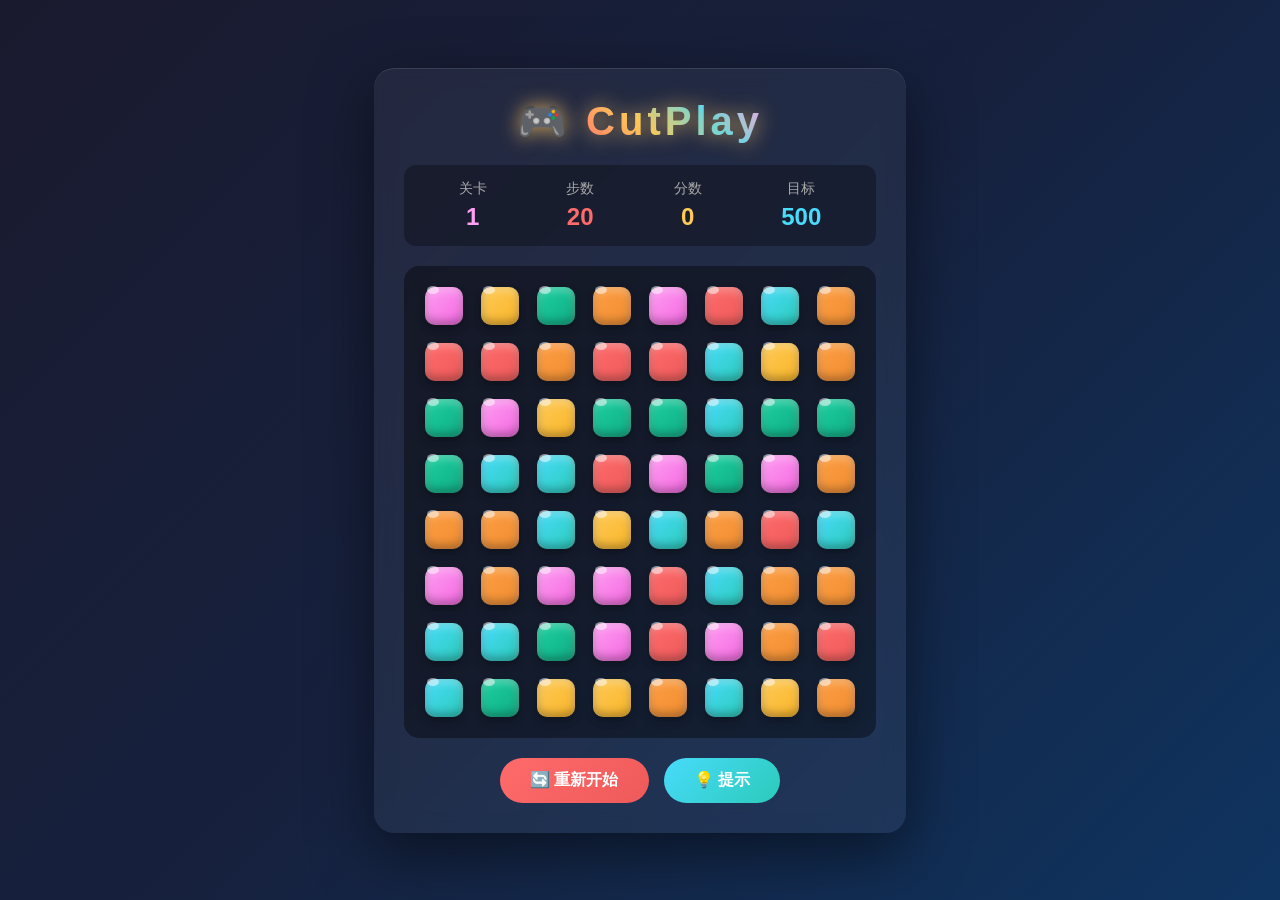
<file: cutplay/game.html>
<!DOCTYPE html>
<html lang="zh-CN">
<head>
    <meta charset="UTF-8">
    <meta name="viewport" content="width=device-width, initial-scale=1.0">
    <title>CutPlay 消消乐</title>
    <style>
        * {
            margin: 0;
            padding: 0;
            box-sizing: border-box;
        }

        body {
            min-height: 100vh;
            display: flex;
            justify-content: center;
            align-items: center;
            background: linear-gradient(135deg, #1a1a2e 0%, #16213e 50%, #0f3460 100%);
            font-family: 'Segoe UI', Tahoma, Geneva, Verdana, sans-serif;
            padding: 20px;
        }

        .game-container {
            background: rgba(255, 255, 255, 0.05);
            border-radius: 20px;
            padding: 30px;
            box-shadow: 0 20px 60px rgba(0, 0, 0, 0.5),
                        inset 0 1px 0 rgba(255, 255, 255, 0.1);
            backdrop-filter: blur(10px);
        }

        .title {
            text-align: center;
            color: #fff;
            font-size: 2.5em;
            margin-bottom: 20px;
            text-shadow: 0 0 20px rgba(255, 200, 100, 0.8);
            letter-spacing: 4px;
        }

        .title span {
            background: linear-gradient(45deg, #ff6b6b, #feca57, #48dbfb, #ff9ff3);
            -webkit-background-clip: text;
            -webkit-text-fill-color: transparent;
            background-clip: text;
        }

        .info-bar {
            display: flex;
            justify-content: space-around;
            margin-bottom: 20px;
            padding: 15px;
            background: rgba(0, 0, 0, 0.3);
            border-radius: 12px;
        }

        .info-item {
            text-align: center;
            color: #fff;
        }

        .info-item .label {
            font-size: 0.85em;
            color: #aaa;
            margin-bottom: 5px;
        }

        .info-item .value {
            font-size: 1.5em;
            font-weight: bold;
        }

        .info-item .value.score {
            color: #feca57;
        }

        .info-item .value.target {
            color: #48dbfb;
        }

        .info-item .value.moves {
            color: #ff6b6b;
        }

        .info-item .value.level {
            color: #ff9ff3;
        }

        .game-board {
            display: grid;
            grid-template-columns: repeat(8, 1fr);
            gap: 6px;
            padding: 15px;
            background: rgba(0, 0, 0, 0.4);
            border-radius: 15px;
            margin-bottom: 20px;
        }

        .cell {
            width: 50px;
            height: 50px;
            border-radius: 12px;
            cursor: pointer;
            transition: all 0.15s ease;
            position: relative;
            display: flex;
            justify-content: center;
            align-items: center;
        }

        .cell:hover {
            transform: scale(1.08);
            z-index: 10;
        }

        .cell.selected {
            box-shadow: 0 0 0 4px #fff, 0 0 20px rgba(255, 255, 255, 0.8);
            transform: scale(1.1);
            z-index: 20;
        }

        .cell.matched {
            animation: matched 0.3s ease forwards;
        }

        .cell.falling {
            animation: falling 0.4s ease-out;
        }

        .cell.new {
            animation: appear 0.3s ease-out;
        }

        @keyframes matched {
            0% { transform: scale(1); opacity: 1; }
            50% { transform: scale(1.2); }
            100% { transform: scale(0); opacity: 0; }
        }

        @keyframes falling {
            0% { transform: translateY(-60px); opacity: 0; }
            60% { transform: translateY(5px); }
            100% { transform: translateY(0); opacity: 1; }
        }

        @keyframes appear {
            0% { transform: scale(0); }
            80% { transform: scale(1.1); }
            100% { transform: scale(1); }
        }

        .gem {
            width: 38px;
            height: 38px;
            border-radius: 10px;
            box-shadow: inset 0 -4px 8px rgba(0, 0, 0, 0.3),
                        inset 0 4px 8px rgba(255, 255, 255, 0.3),
                        0 4px 8px rgba(0, 0, 0, 0.3);
        }

        .gem::after {
            content: '';
            position: absolute;
            top: 5px;
            left: 8px;
            width: 12px;
            height: 8px;
            background: rgba(255, 255, 255, 0.5);
            border-radius: 50%;
        }

        .gem.red {
            background: linear-gradient(135deg, #ff6b6b 0%, #ee5a5a 100%);
        }

        .gem.yellow {
            background: linear-gradient(135deg, #feca57 0%, #f9b529 100%);
        }

        .gem.blue {
            background: linear-gradient(135deg, #48dbfb 0%, #2bcbba 100%);
        }

        .gem.green {
            background: linear-gradient(135deg, #1dd1a1 0%, #10ac84 100%);
        }

        .gem.purple {
            background: linear-gradient(135deg, #ff9ff3 0%, #f368e0 100%);
        }

        .gem.orange {
            background: linear-gradient(135deg, #ff9f43 0%, #ee8c32 100%);
        }

        .gem.bomb::before {
            content: '💣';
            font-size: 24px;
            position: absolute;
        }

        .gem.rainbow::before {
            content: '🌈';
            font-size: 24px;
            position: absolute;
        }

        .buttons {
            display: flex;
            justify-content: center;
            gap: 15px;
        }

        .btn {
            padding: 12px 30px;
            font-size: 1em;
            border: none;
            border-radius: 25px;
            cursor: pointer;
            transition: all 0.2s ease;
            font-weight: bold;
        }

        .btn-restart {
            background: linear-gradient(135deg, #ff6b6b, #ee5a5a);
            color: white;
        }

        .btn-hint {
            background: linear-gradient(135deg, #48dbfb, #2bcbba);
            color: white;
        }

        .btn:hover {
            transform: translateY(-3px);
            box-shadow: 0 8px 20px rgba(0, 0, 0, 0.3);
        }

        .modal {
            display: none;
            position: fixed;
            top: 0;
            left: 0;
            width: 100%;
            height: 100%;
            background: rgba(0, 0, 0, 0.8);
            justify-content: center;
            align-items: center;
            z-index: 100;
        }

        .modal.show {
            display: flex;
        }

        .modal-content {
            background: linear-gradient(135deg, #1a1a2e, #16213e);
            padding: 40px;
            border-radius: 20px;
            text-align: center;
            color: white;
            animation: modalIn 0.3s ease;
        }

        @keyframes modalIn {
            from { transform: scale(0.8); opacity: 0; }
            to { transform: scale(1); opacity: 1; }
        }

        .modal-content h2 {
            font-size: 2em;
            margin-bottom: 20px;
        }

        .modal-content p {
            font-size: 1.2em;
            margin-bottom: 25px;
            color: #aaa;
        }

        .modal-content .btn {
            margin: 5px;
        }

        .combo-text {
            position: fixed;
            font-size: 2em;
            font-weight: bold;
            color: #feca57;
            text-shadow: 0 0 20px rgba(254, 202, 87, 0.8);
            pointer-events: none;
            animation: comboAnim 1s ease forwards;
            z-index: 50;
        }

        @keyframes comboAnim {
            0% { transform: scale(0.5) translateY(0); opacity: 1; }
            100% { transform: scale(1.5) translateY(-50px); opacity: 0; }
        }

        @media (max-width: 500px) {
            .cell {
                width: 38px;
                height: 38px;
            }
            .gem {
                width: 30px;
                height: 30px;
            }
            .game-container {
                padding: 15px;
            }
            .title {
                font-size: 1.8em;
            }
        }
    </style>
</head>
<body>
    <div class="game-container">
        <h1 class="title">🎮 <span>CutPlay</span></h1>
        <div class="info-bar">
            <div class="info-item">
                <div class="label">关卡</div>
                <div class="value level" id="level">1</div>
            </div>
            <div class="info-item">
                <div class="label">步数</div>
                <div class="value moves" id="moves">20</div>
            </div>
            <div class="info-item">
                <div class="label">分数</div>
                <div class="value score" id="score">0</div>
            </div>
            <div class="info-item">
                <div class="label">目标</div>
                <div class="value target" id="target">500</div>
            </div>
        </div>
        <div class="game-board" id="board"></div>
        <div class="buttons">
            <button class="btn btn-restart" onclick="restartGame()">🔄 重新开始</button>
            <button class="btn btn-hint" onclick="showHint()">💡 提示</button>
        </div>
    </div>

    <div class="modal" id="modal">
        <div class="modal-content">
            <h2 id="modal-title">🎉 过关啦！</h2>
            <p id="modal-text">恭喜进入第 2 关！</p>
            <button class="btn btn-restart" onclick="nextLevel()" id="modal-btn">下一关</button>
        </div>
    </div>

    <script>
        const GRID_SIZE = 8;
        const GEM_TYPES = ['red', 'yellow', 'blue', 'green', 'purple', 'orange'];
        const INITIAL_MOVES = 20;
        const BASE_TARGET = 500;
        const TARGET_INCREMENT = 300;

        let grid = [];
        let selectedCell = null;
        let score = 0;
        let moves = INITIAL_MOVES;
        let level = 1;
        let target = BASE_TARGET;
        let isProcessing = false;
        let comboCount = 0;

        function init() {
            score = 0;
            moves = INITIAL_MOVES;
            level = 1;
            target = BASE_TARGET;
            selectedCell = null;
            isProcessing = false;
            comboCount = 0;
            createGrid();
            updateUI();
            renderBoard();
        }

        function createGrid() {
            grid = [];
            for (let row = 0; row < GRID_SIZE; row++) {
                grid[row] = [];
                for (let col = 0; col < GRID_SIZE; col++) {
                    let type;
                    do {
                        type = GEM_TYPES[Math.floor(Math.random() * GEM_TYPES.length)];
                    } while (wouldCreateMatch(row, col, type));
                    grid[row][col] = { type, isBomb: false, isRainbow: false };
                }
            }
        }

        function wouldCreateMatch(row, col, type) {
            // Check horizontal
            if (col >= 2 && grid[row][col-1]?.type === type && grid[row][col-2]?.type === type) {
                return true;
            }
            // Check vertical
            if (row >= 2 && grid[row-1]?.[col]?.type === type && grid[row-2]?.[col]?.type === type) {
                return true;
            }
            return false;
        }

        function renderBoard() {
            const board = document.getElementById('board');
            board.innerHTML = '';
            for (let row = 0; row < GRID_SIZE; row++) {
                for (let col = 0; col < GRID_SIZE; col++) {
                    const cell = document.createElement('div');
                    cell.className = 'cell';
                    cell.dataset.row = row;
                    cell.dataset.col = col;
                    cell.onclick = () => handleCellClick(row, col);
                    updateCellContent(cell, row, col);
                    board.appendChild(cell);
                }
            }
        }

        function updateCellContent(cell, row, col) {
            cell.innerHTML = '';
            const gem = grid[row][col];
            if (!gem) return;

            const gemDiv = document.createElement('div');
            gemDiv.className = `gem ${gem.type}`;
            if (gem.isBomb) gemDiv.classList.add('bomb');
            if (gem.isRainbow) gemDiv.classList.add('rainbow');
            cell.appendChild(gemDiv);
        }

        function handleCellClick(row, col) {
            if (isProcessing || moves <= 0) return;

            const clickedCell = { row, col };

            if (!selectedCell) {
                selectedCell = clickedCell;
                highlightCell(row, col, true);
            } else if (selectedCell.row === row && selectedCell.col === col) {
                highlightCell(row, col, false);
                selectedCell = null;
            } else if (isAdjacent(selectedCell, clickedCell)) {
                swapCells(selectedCell, clickedCell);
            } else {
                highlightCell(selectedCell.row, selectedCell.col, false);
                selectedCell = clickedCell;
                highlightCell(row, col, true);
            }
        }

        function isAdjacent(cell1, cell2) {
            const rowDiff = Math.abs(cell1.row - cell2.row);
            const colDiff = Math.abs(cell1.col - cell2.col);
            return (rowDiff === 1 && colDiff === 0) || (rowDiff === 0 && colDiff === 1);
        }

        function highlightCell(row, col, highlight) {
            const index = row * GRID_SIZE + col;
            const cell = document.querySelectorAll('.cell')[index];
            if (cell) {
                if (highlight) cell.classList.add('selected');
                else cell.classList.remove('selected');
            }
        }

        async function swapCells(cell1, cell2) {
            isProcessing = true;
            highlightCell(cell1.row, cell1.col, false);
            selectedCell = null;

            // Swap in grid
            const temp = grid[cell1.row][cell1.col];
            grid[cell1.row][cell1.col] = grid[cell2.row][cell2.col];
            grid[cell2.row][cell2.col] = temp;

            renderBoard();

            const matches = findMatches();
            if (matches.length === 0) {
                // Swap back
                await delay(200);
                const temp2 = grid[cell1.row][cell1.col];
                grid[cell1.row][cell1.col] = grid[cell2.row][cell2.col];
                grid[cell2.row][cell2.col] = temp2;
                renderBoard();
                isProcessing = false;
                return;
            }

            moves--;
            updateUI();
            comboCount = 0;

            await processMatches();
            isProcessing = false;

            checkGameState();
        }

        function findMatches() {
            const matches = new Set();

            // Check horizontal matches
            for (let row = 0; row < GRID_SIZE; row++) {
                for (let col = 0; col < GRID_SIZE - 2; col++) {
                    const type = grid[row][col]?.type;
                    if (type && grid[row][col+1]?.type === type && grid[row][col+2]?.type === type) {
                        let length = 3;
                        while (col + length < GRID_SIZE && grid[row][col + length]?.type === type) {
                            length++;
                        }
                        for (let i = 0; i < length; i++) {
                            matches.add(`${row},${col + i}`);
                        }
                    }
                }
            }

            // Check vertical matches
            for (let col = 0; col < GRID_SIZE; col++) {
                for (let row = 0; row < GRID_SIZE - 2; row++) {
                    const type = grid[row][col]?.type;
                    if (type && grid[row+1]?.[col]?.type === type && grid[row+2]?.[col]?.type === type) {
                        let length = 3;
                        while (row + length < GRID_SIZE && grid[row + length]?.[col]?.type === type) {
                            length++;
                        }
                        for (let i = 0; i < length; i++) {
                            matches.add(`${row + i},${col}`);
                        }
                    }
                }
            }

            return Array.from(matches).map(m => {
                const [row, col] = m.split(',').map(Number);
                return { row, col };
            });
        }

        async function processMatches() {
            let matches = findMatches();
            while (matches.length > 0) {
                comboCount++;
                const matchGroups = groupMatches(matches);

                // Handle special gems
                for (const group of matchGroups) {
                    if (group.length >= 5) {
                        const center = group[Math.floor(group.length / 2)];
                        grid[center.row][center.col].isRainbow = true;
                    } else if (group.length >= 4) {
                        const center = group[Math.floor(group.length / 2)];
                        grid[center.row][center.col].isBomb = true;
                    }
                }

                // Calculate score
                const baseScore = matches.length * 10;
                const comboBonus = Math.min(comboCount * 5, 25);
                const groupBonus = matchGroups.length * 5;
                score += baseScore + comboBonus + groupBonus;

                if (comboCount > 1) {
                    showComboText(comboCount);
                }

                // Animate matched cells
                const cells = document.querySelectorAll('.cell');
                matches.forEach(m => {
                    const index = m.row * GRID_SIZE + m.col;
                    cells[index]?.classList.add('matched');
                });

                await delay(300);

                // Remove matched gems
                matches.forEach(m => {
                    grid[m.row][m.col] = null;
                });

                renderBoard();
                updateUI();

                // Drop gems
                await dropGems();

                // Fill empty spaces
                await fillEmptySpaces();

                // Check for new matches
                matches = findMatches();
            }
        }

        function groupMatches(matches) {
            const groups = [];
            const visited = new Set();

            for (const match of matches) {
                const key = `${match.row},${match.col}`;
                if (visited.has(key)) continue;

                const group = [];
                const type = grid[match.row]?.[match.col]?.type;
                if (!type) continue;

                const queue = [match];
                while (queue.length > 0) {
                    const current = queue.shift();
                    const currentKey = `${current.row},${current.col}`;
                    if (visited.has(currentKey)) continue;
                    if (!matches.some(m => m.row === current.row && m.col === current.col)) continue;
                    if (grid[current.row]?.[current.col]?.type !== type) continue;

                    visited.add(currentKey);
                    group.push(current);

                    // Check neighbors
                    const neighbors = [
                        { row: current.row - 1, col: current.col },
                        { row: current.row + 1, col: current.col },
                        { row: current.row, col: current.col - 1 },
                        { row: current.row, col: current.col + 1 }
                    ];
                    for (const n of neighbors) {
                        if (n.row >= 0 && n.row < GRID_SIZE && n.col >= 0 && n.col < GRID_SIZE) {
                            queue.push(n);
                        }
                    }
                }

                if (group.length > 0) groups.push(group);
            }

            return groups;
        }

        async function dropGems() {
            let dropped = false;
            for (let col = 0; col < GRID_SIZE; col++) {
                for (let row = GRID_SIZE - 1; row >= 0; row--) {
                    if (grid[row][col] === null) {
                        // Find gem above
                        for (let above = row - 1; above >= 0; above--) {
                            if (grid[above][col] !== null) {
                                grid[row][col] = grid[above][col];
                                grid[above][col] = null;
                                dropped = true;
                                break;
                            }
                        }
                    }
                }
            }

            if (dropped) {
                renderBoard();
                document.querySelectorAll('.cell').forEach(cell => {
                    cell.classList.add('falling');
                });
                await delay(400);
            }
        }

        async function fillEmptySpaces() {
            let filled = false;
            for (let col = 0; col < GRID_SIZE; col++) {
                for (let row = 0; row < GRID_SIZE; row++) {
                    if (grid[row][col] === null) {
                        grid[row][col] = {
                            type: GEM_TYPES[Math.floor(Math.random() * GEM_TYPES.length)],
                            isBomb: false,
                            isRainbow: false
                        };
                        filled = true;
                    }
                }
            }

            if (filled) {
                renderBoard();
                document.querySelectorAll('.cell').forEach(cell => {
                    cell.classList.add('new');
                });
                await delay(300);
            }
        }

        function showComboText(combo) {
            const text = document.createElement('div');
            text.className = 'combo-text';
            text.textContent = `${combo}连消! +${combo * 10}`;
            text.style.left = '50%';
            text.style.top = '50%';
            text.style.transform = 'translate(-50%, -50%)';
            document.body.appendChild(text);
            setTimeout(() => text.remove(), 1000);
        }

        function checkGameState() {
            if (score >= target) {
                showModal('🎉 过关啦！', `恭喜进入第 ${level + 1} 关！`, true);
            } else if (moves <= 0) {
                showModal('😢 游戏结束', `最终得分: ${score}`, false);
            }
        }

        function showModal(title, text, isWin) {
            document.getElementById('modal-title').textContent = title;
            document.getElementById('modal-text').textContent = text;
            document.getElementById('modal-btn').textContent = isWin ? '下一关' : '重新开始';
            document.getElementById('modal-btn').onclick = isWin ? nextLevel : restartGame;
            document.getElementById('modal').classList.add('show');
        }

        function nextLevel() {
            level++;
            target += TARGET_INCREMENT;
            moves = INITIAL_MOVES;
            document.getElementById('modal').classList.remove('show');
            createGrid();
            updateUI();
            renderBoard();
        }

        function restartGame() {
            document.getElementById('modal').classList.remove('show');
            init();
        }

        function showHint() {
            if (isProcessing || moves <= 0) return;

            // Find a possible move
            for (let row = 0; row < GRID_SIZE; row++) {
                for (let col = 0; col < GRID_SIZE; col++) {
                    const neighbors = [
                        { row: row - 1, col },
                        { row: row + 1, col },
                        { row, col: col - 1 },
                        { row, col: col + 1 }
                    ].filter(n => n.row >= 0 && n.row < GRID_SIZE && n.col >= 0 && n.col < GRID_SIZE);

                    for (const neighbor of neighbors) {
                        // Try swap
                        const temp = grid[row][col];
                        grid[row][col] = grid[neighbor.row][neighbor.col];
                        grid[neighbor.row][neighbor.col] = temp;

                        if (findMatches().length > 0) {
                            // Found a move, highlight it
                            highlightCell(row, col, true);
                            highlightCell(neighbor.row, neighbor.col, true);
                            setTimeout(() => {
                                highlightCell(row, col, false);
                                highlightCell(neighbor.row, neighbor.col, false);
                            }, 1000);

                            // Swap back
                            grid[neighbor.row][neighbor.col] = grid[row][col];
                            grid[row][col] = temp;
                            return;
                        }

                        // Swap back
                        grid[neighbor.row][neighbor.col] = grid[row][col];
                        grid[row][col] = temp;
                    }
                }
            }
        }

        function updateUI() {
            document.getElementById('level').textContent = level;
            document.getElementById('moves').textContent = moves;
            document.getElementById('score').textContent = score;
            document.getElementById('target').textContent = target;
        }

        function delay(ms) {
            return new Promise(resolve => setTimeout(resolve, ms));
        }

        // Initialize game
        init();
    </script>
</body>
</html>
</file>
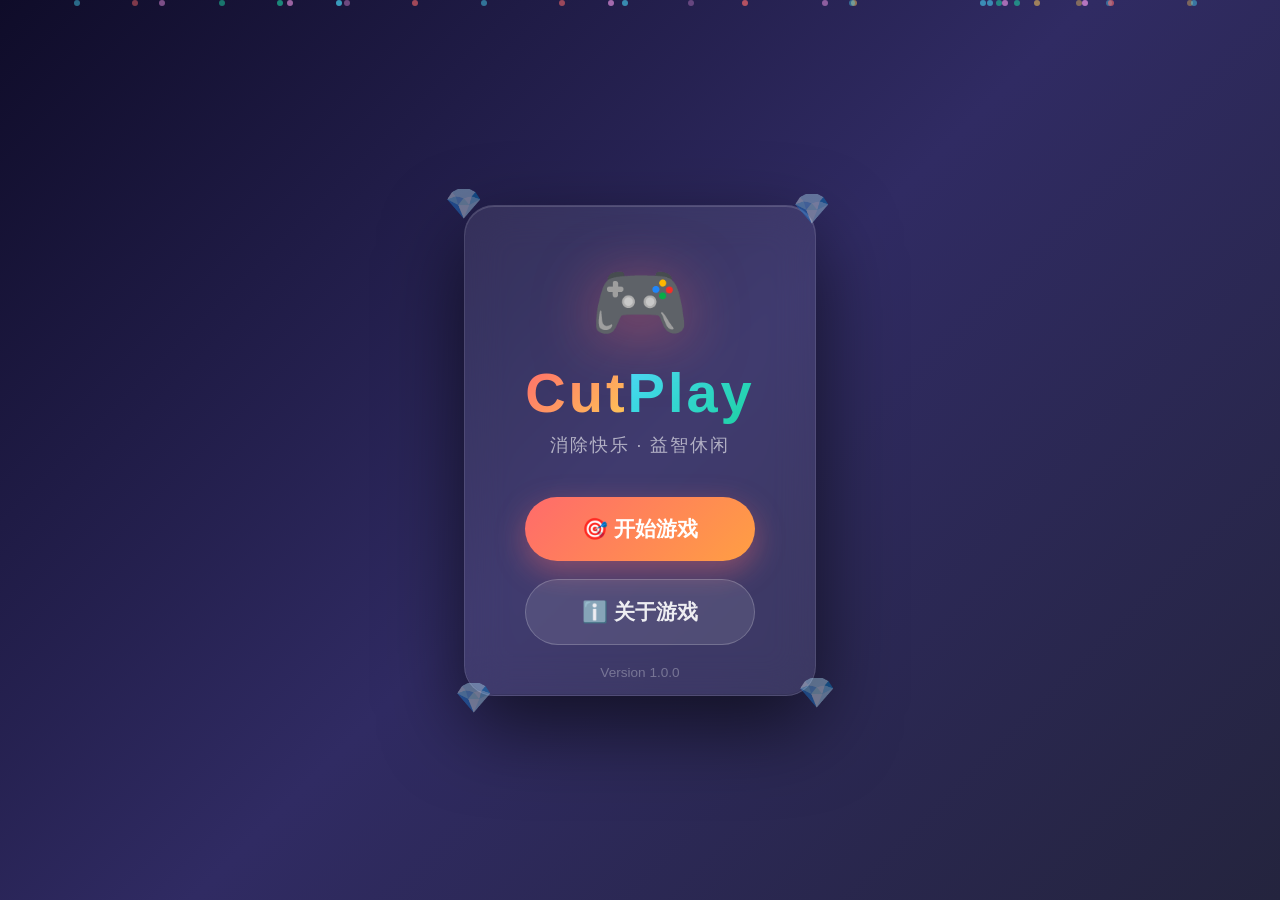
<file: cutplay/menu.html>
<!DOCTYPE html>
<html lang="zh-CN">
<head>
    <meta charset="UTF-8">
    <meta name="viewport" content="width=device-width, initial-scale=1.0">
    <title>CutPlay 消消乐</title>
    <style>
        * {
            margin: 0;
            padding: 0;
            box-sizing: border-box;
        }

        body {
            min-height: 100vh;
            display: flex;
            justify-content: center;
            align-items: center;
            background: linear-gradient(135deg, #0f0c29 0%, #302b63 50%, #24243e 100%);
            font-family: 'Segoe UI', Tahoma, Geneva, Verdana, sans-serif;
            overflow: hidden;
        }

        /* Animated background particles */
        .particles {
            position: fixed;
            top: 0;
            left: 0;
            width: 100%;
            height: 100%;
            overflow: hidden;
            z-index: 0;
        }

        .particle {
            position: absolute;
            width: 6px;
            height: 6px;
            background: rgba(255, 255, 255, 0.3);
            border-radius: 50%;
            animation: float 15s infinite;
        }

        @keyframes float {
            0%, 100% {
                transform: translateY(100vh) rotate(0deg);
                opacity: 0;
            }
            10% {
                opacity: 1;
            }
            90% {
                opacity: 1;
            }
            100% {
                transform: translateY(-100vh) rotate(720deg);
                opacity: 0;
            }
        }

        .menu-container {
            position: relative;
            z-index: 1;
            text-align: center;
            padding: 50px 60px;
            background: rgba(255, 255, 255, 0.08);
            border-radius: 30px;
            backdrop-filter: blur(20px);
            box-shadow: 0 30px 80px rgba(0, 0, 0, 0.6),
                        inset 0 1px 0 rgba(255, 255, 255, 0.15),
                        inset 0 -1px 0 rgba(0, 0, 0, 0.1);
            border: 1px solid rgba(255, 255, 255, 0.1);
            animation: containerIn 0.8s ease-out;
        }

        @keyframes containerIn {
            from {
                transform: scale(0.8) translateY(30px);
                opacity: 0;
            }
            to {
                transform: scale(1) translateY(0);
                opacity: 1;
            }
        }

        .logo {
            margin-bottom: 10px;
        }

        .logo-icon {
            font-size: 80px;
            display: inline-block;
            animation: bounce 2s ease-in-out infinite;
            filter: drop-shadow(0 10px 30px rgba(255, 107, 107, 0.5));
        }

        @keyframes bounce {
            0%, 100% { transform: translateY(0); }
            50% { transform: translateY(-15px); }
        }

        .title {
            font-size: 3.5em;
            font-weight: 800;
            margin-bottom: 8px;
            letter-spacing: 3px;
        }

        .title .cut {
            background: linear-gradient(135deg, #ff6b6b 0%, #feca57 100%);
            -webkit-background-clip: text;
            -webkit-text-fill-color: transparent;
            background-clip: text;
            text-shadow: none;
        }

        .title .play {
            background: linear-gradient(135deg, #48dbfb 0%, #1dd1a1 100%);
            -webkit-background-clip: text;
            -webkit-text-fill-color: transparent;
            background-clip: text;
            text-shadow: none;
        }

        .subtitle {
            color: rgba(255, 255, 255, 0.6);
            font-size: 1.1em;
            margin-bottom: 40px;
            letter-spacing: 2px;
        }

        .menu-buttons {
            display: flex;
            flex-direction: column;
            gap: 18px;
        }

        .menu-btn {
            position: relative;
            padding: 18px 50px;
            font-size: 1.3em;
            font-weight: 600;
            border: none;
            border-radius: 50px;
            cursor: pointer;
            transition: all 0.3s cubic-bezier(0.4, 0, 0.2, 1);
            overflow: hidden;
            text-decoration: none;
            display: inline-block;
        }

        .menu-btn::before {
            content: '';
            position: absolute;
            top: 0;
            left: -100%;
            width: 100%;
            height: 100%;
            background: linear-gradient(90deg, transparent, rgba(255,255,255,0.3), transparent);
            transition: left 0.5s;
        }

        .menu-btn:hover::before {
            left: 100%;
        }

        .btn-play {
            background: linear-gradient(135deg, #ff6b6b 0%, #ff9f43 100%);
            color: white;
            box-shadow: 0 10px 30px rgba(255, 107, 107, 0.4);
        }

        .btn-play:hover {
            transform: translateY(-4px) scale(1.02);
            box-shadow: 0 15px 40px rgba(255, 107, 107, 0.5);
        }

        .btn-about {
            background: rgba(255, 255, 255, 0.1);
            color: rgba(255, 255, 255, 0.9);
            border: 1px solid rgba(255, 255, 255, 0.2);
        }

        .btn-about:hover {
            background: rgba(255, 255, 255, 0.2);
            transform: translateY(-2px);
        }

        .version {
            position: absolute;
            bottom: 15px;
            left: 50%;
            transform: translateX(-50%);
            color: rgba(255, 255, 255, 0.3);
            font-size: 0.85em;
        }

        /* Decorative gems */
        .deco-gems {
            position: absolute;
            width: 100%;
            height: 100%;
            top: 0;
            left: 0;
            pointer-events: none;
        }

        .deco-gem {
            position: absolute;
            font-size: 30px;
            opacity: 0.4;
            animation: gemFloat 4s ease-in-out infinite;
        }

        .deco-gem:nth-child(1) { top: -20px; left: -20px; animation-delay: 0s; }
        .deco-gem:nth-child(2) { top: -15px; right: -15px; animation-delay: 1s; }
        .deco-gem:nth-child(3) { bottom: -20px; left: -10px; animation-delay: 2s; }
        .deco-gem:nth-child(4) { bottom: -15px; right: -20px; animation-delay: 0.5s; }

        @keyframes gemFloat {
            0%, 100% { transform: translateY(0) rotate(0deg); }
            50% { transform: translateY(-10px) rotate(10deg); }
        }

        /* Sparkle effect */
        .sparkle {
            position: absolute;
            width: 4px;
            height: 4px;
            background: white;
            border-radius: 50%;
            animation: sparkle 1.5s ease-in-out infinite;
        }

        @keyframes sparkle {
            0%, 100% { opacity: 0; transform: scale(0); }
            50% { opacity: 1; transform: scale(1); }
        }

        @media (max-width: 500px) {
            .menu-container {
                padding: 40px 30px;
                margin: 20px;
            }
            .title {
                font-size: 2.5em;
            }
            .logo-icon {
                font-size: 60px;
            }
            .menu-btn {
                padding: 15px 40px;
                font-size: 1.1em;
            }
        }
    </style>
</head>
<body>
    <div class="particles" id="particles"></div>

    <div class="menu-container">
        <div class="deco-gems">
            <div class="deco-gem">💎</div>
            <div class="deco-gem">💎</div>
            <div class="deco-gem">💎</div>
            <div class="deco-gem">💎</div>
        </div>

        <div class="logo">
            <div class="logo-icon">🎮</div>
        </div>

        <h1 class="title">
            <span class="cut">Cut</span><span class="play">Play</span>
        </h1>

        <p class="subtitle">消除快乐 · 益智休闲</p>

        <div class="menu-buttons">
            <a href="game.html" class="menu-btn btn-play">🎯 开始游戏</a>
            <button class="menu-btn btn-about" onclick="showAbout()">ℹ️ 关于游戏</button>
        </div>

        <div class="version">Version 1.0.0</div>
    </div>

    <div class="modal" id="aboutModal" style="display: none; position: fixed; top: 0; left: 0; width: 100%; height: 100%; background: rgba(0, 0, 0, 0.85); justify-content: center; align-items: center; z-index: 100;">
        <div style="background: linear-gradient(135deg, #1a1a2e, #16213e); padding: 40px; border-radius: 20px; text-align: center; color: white; max-width: 400px; animation: modalIn 0.3s ease;">
            <h2 style="font-size: 1.8em; margin-bottom: 20px;">📖 关于 CutPlay</h2>
            <p style="color: #aaa; line-height: 1.8; margin-bottom: 15px;">
                这是一款精心设计的消消乐游戏。<br>
                匹配3个或更多相同宝石即可消除。<br>
                挑战更高分数，解锁更多关卡！
            </p>
            <p style="color: #48dbfb; font-size: 0.9em;">
                🎨 精心设计的视觉效果<br>
                ⚡ 流畅的游戏体验<br>
                🏆 无限关卡挑战
            </p>
            <button onclick="closeAbout()" class="menu-btn btn-play" style="margin-top: 25px; padding: 12px 40px; font-size: 1em;">关闭</button>
        </div>
    </div>

    <script>
        // Create floating particles
        function createParticles() {
            const container = document.getElementById('particles');
            for (let i = 0; i < 30; i++) {
                const particle = document.createElement('div');
                particle.className = 'particle';
                particle.style.left = Math.random() * 100 + '%';
                particle.style.animationDelay = Math.random() * 15 + 's';
                particle.style.animationDuration = (10 + Math.random() * 10) + 's';

                const colors = ['#ff6b6b', '#feca57', '#48dbfb', '#1dd1a1', '#ff9ff3'];
                particle.style.background = colors[Math.floor(Math.random() * colors.length)];
                particle.style.opacity = 0.3 + Math.random() * 0.4;

                container.appendChild(particle);
            }
        }

        function showAbout() {
            document.getElementById('aboutModal').style.display = 'flex';
        }

        function closeAbout() {
            document.getElementById('aboutModal').style.display = 'none';
        }

        createParticles();
    </script>
</body>
</html>
</file>
